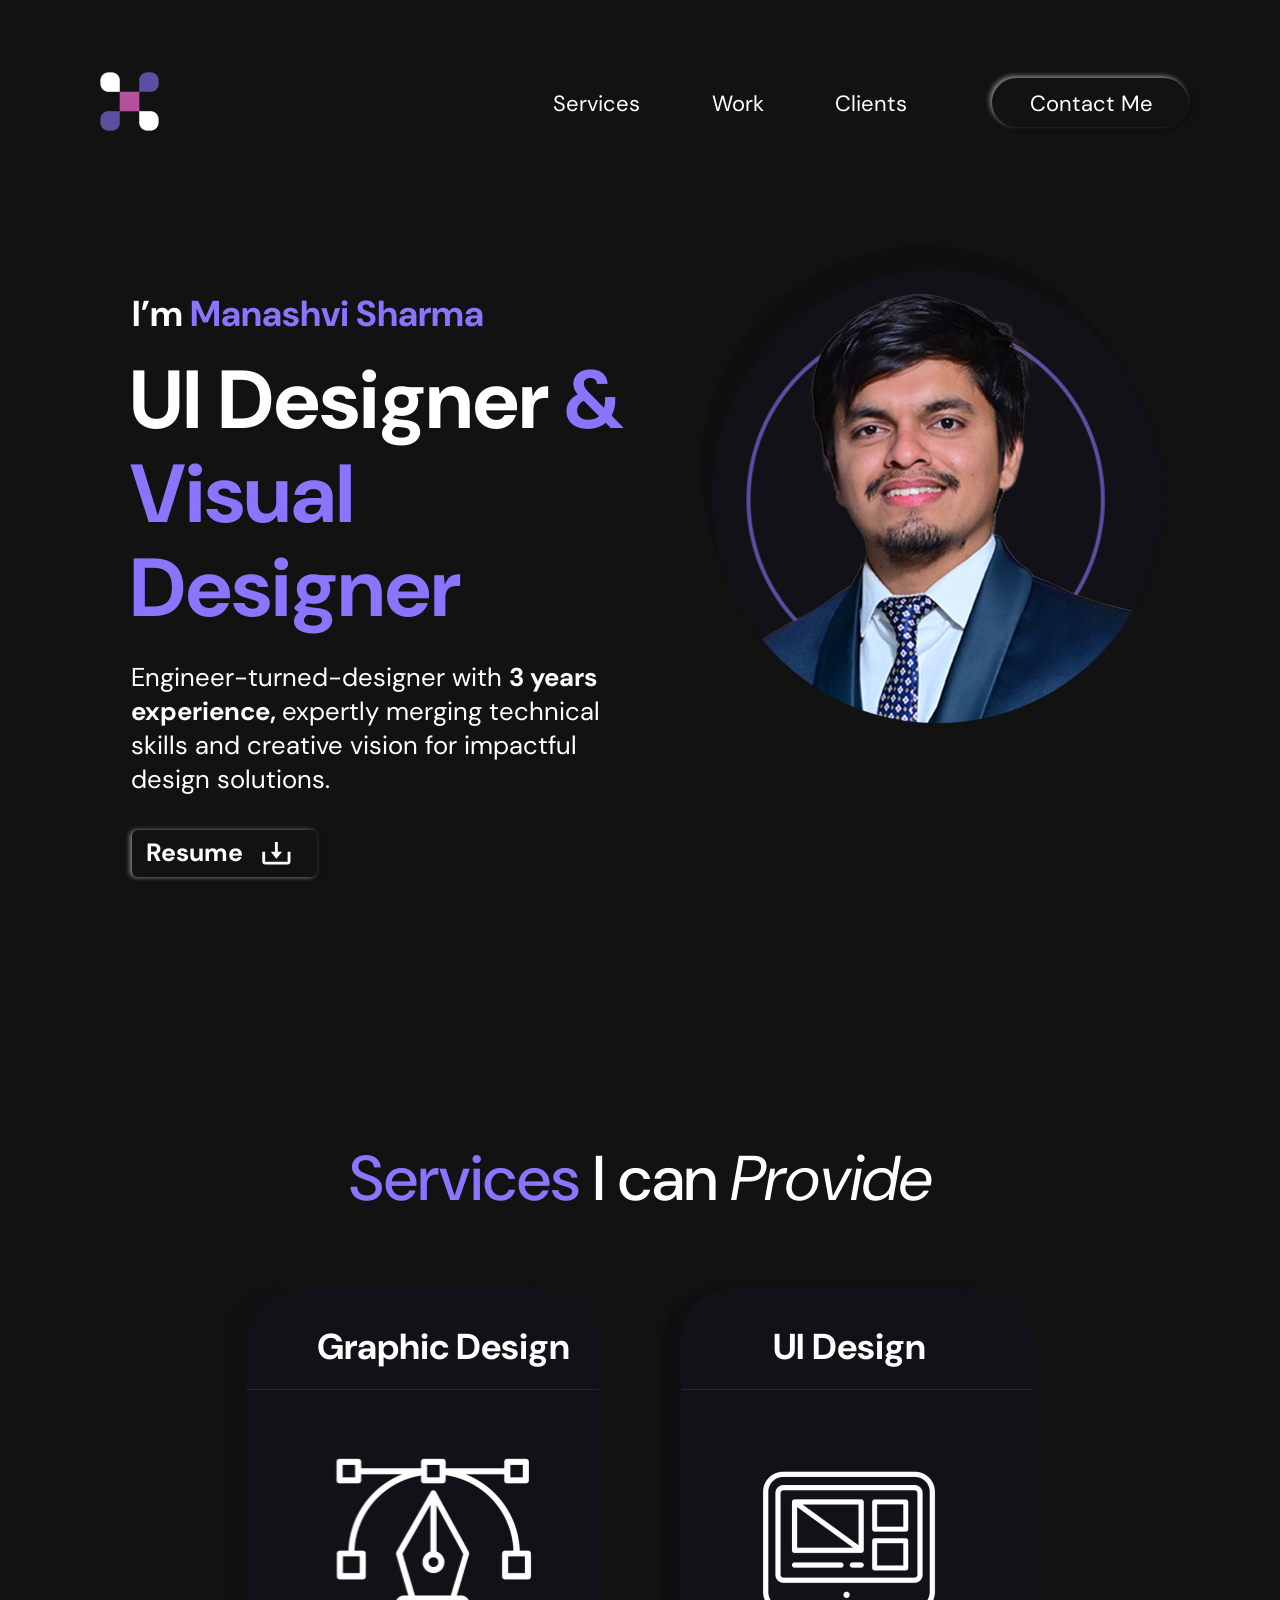
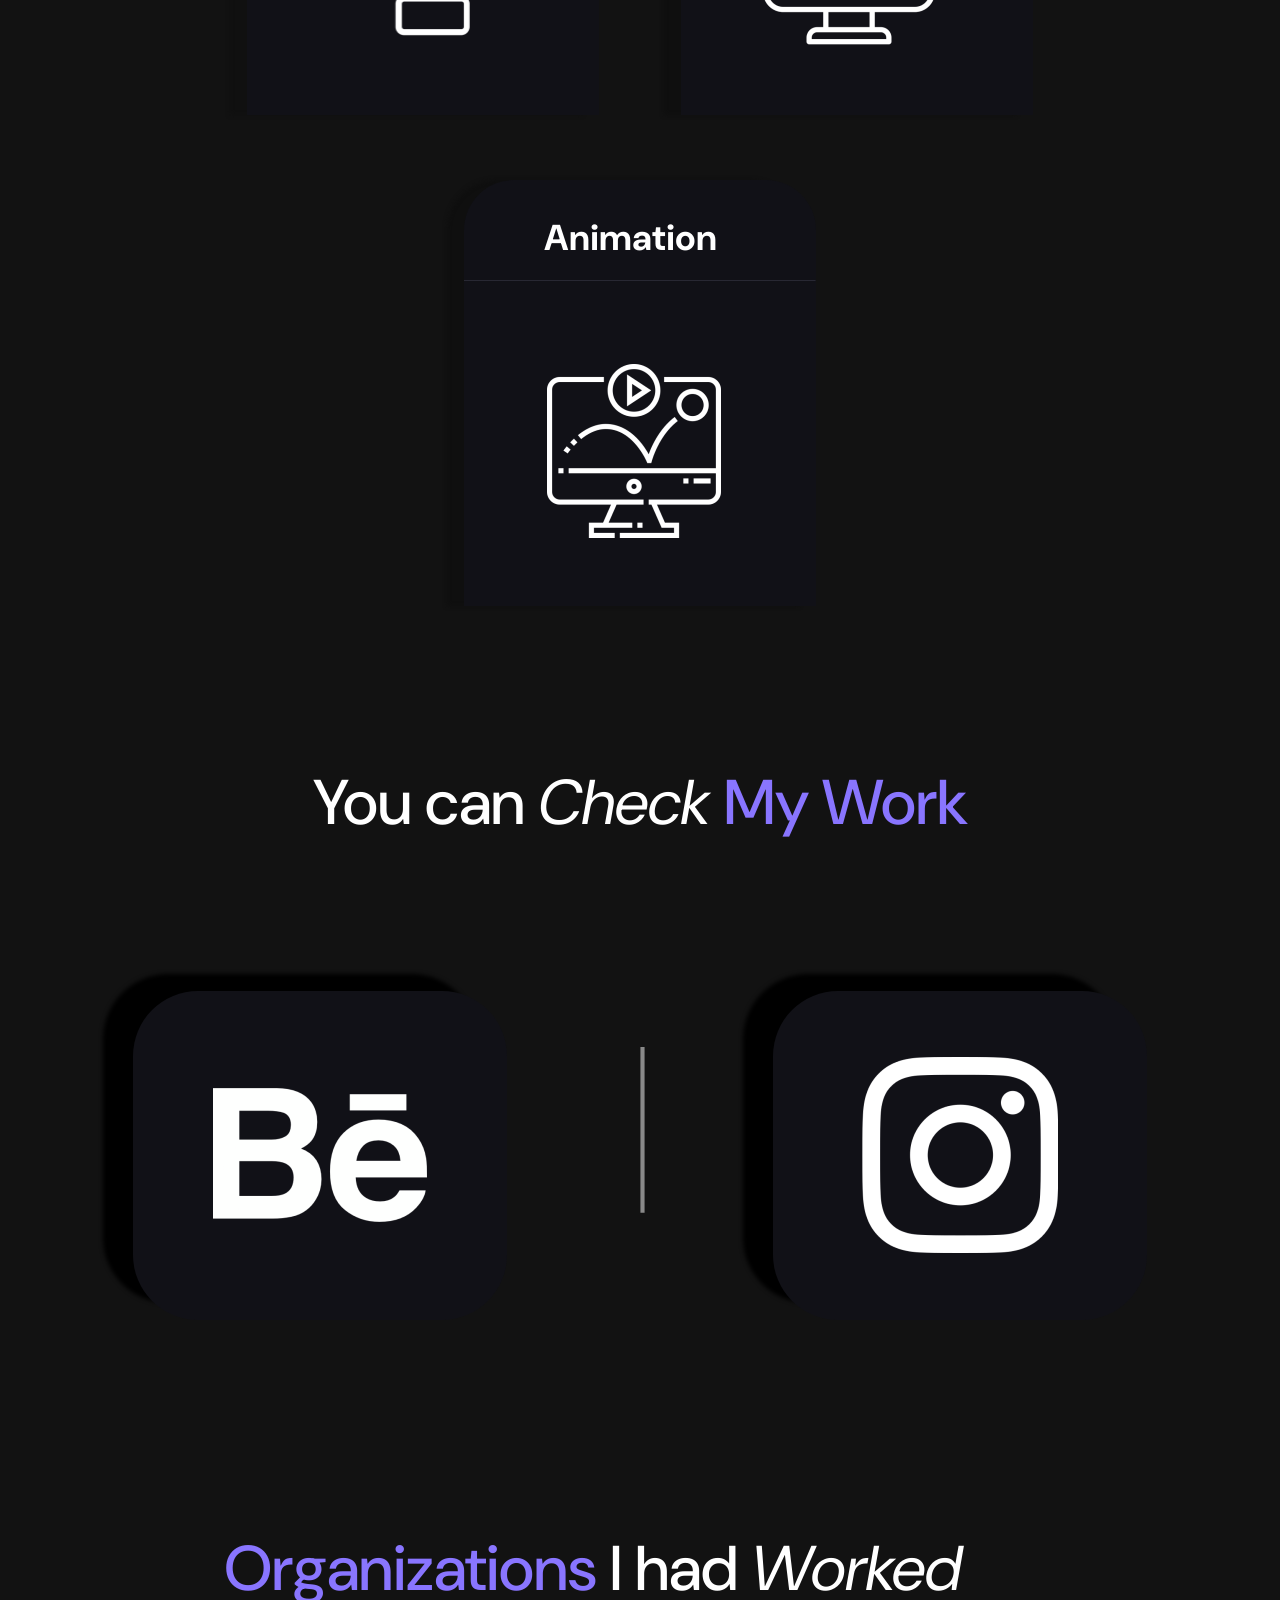
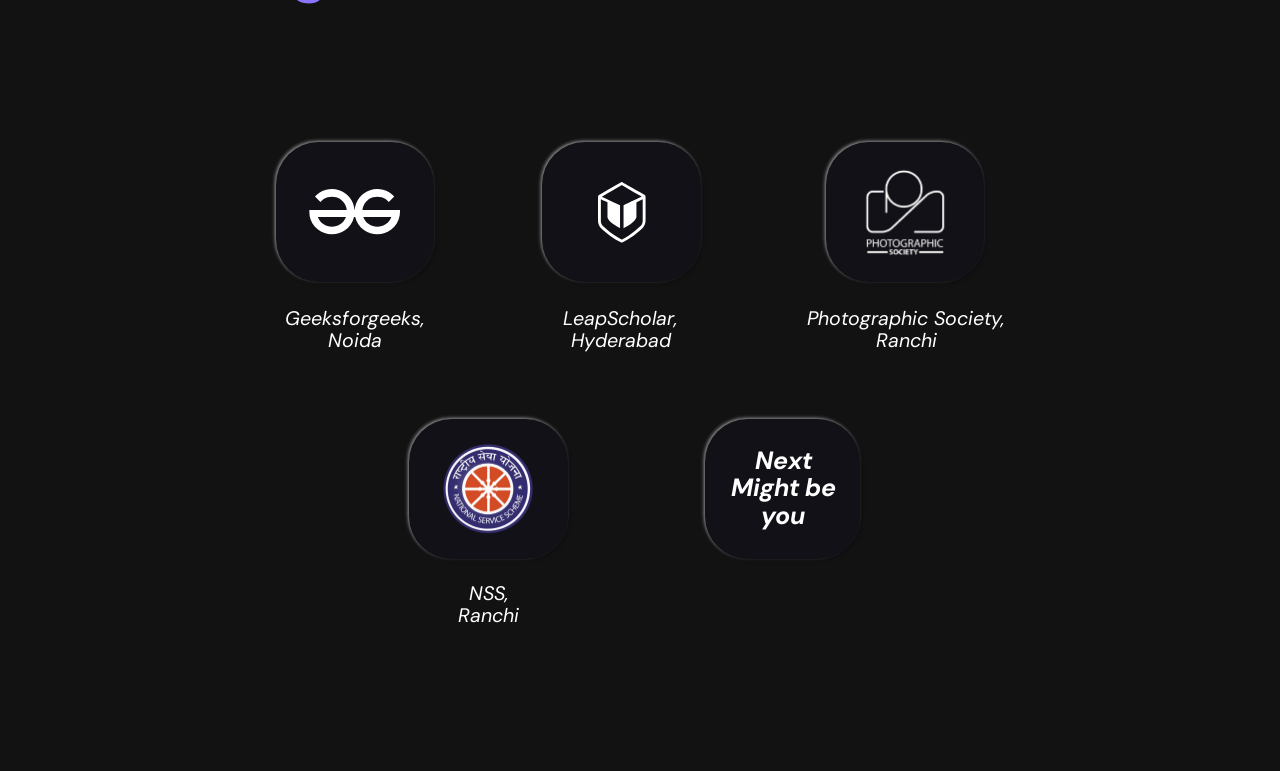
<file: index.html>
<!DOCTYPE html>
<html>
  <head>
    <meta charset="utf-8" />
    <meta name="viewport" content="initial-scale=1, width=device-width" />

    <link rel="stylesheet" href="./global.css" />
    <link rel="stylesheet" href="./index.css" />
    <link
      rel="stylesheet"
      href="https://fonts.googleapis.com/css2?family=DM Sans:ital,wght@0,400;0,500;0,700;1,400;1,500;1,700&display=swap"
    />
  </head>
  <body>
    <div class="homepage1">
      <header class="logo-2-5-parent">
        <img
          class="logo-2-5-icon1"
          loading="lazy"
          alt=""
          src="./public/logo2-5@2x.png"
        />

        <div class="experience-years">
          <div class="services-navigation-parent" id="groupContainer">
            <nav class="services-navigation">
              <nav class="services-work-clients">
                <a class="services2" id="servicesText">Services</a>
                <a class="work1" id="workText">Work</a>
                <a class="clients1">Clients</a>
              </nav>
            </nav>
            <div class="contact-button">
              <div class="contact-button-child"></div>
              <a class="contact-me1">Contact Me</a>
            </div>
          </div>
        </div>
      </header>
      <section class="content">
        <div class="frame-container">
          <div class="frame-wrapper1">
            <div class="name-description-parent">
              <div class="name-description">
                <h2 class="im-manashvi-sharma-container1">
                  <span>
                    <span>I’m</span>
                  </span>
                  <b class="manashvi-sharma1">
                    <span> </span>
                    <span>Manashvi Sharma</span>
                  </b>
                </h2>
              </div>
              <div class="profession">
                <b class="ui-designer-container1">
                  <p class="ui-designer2">
                    <span class="ui-designer3">UI Designer</span>
                    <span class="span4"> </span>
                    <span>&</span>
                  </p>
                  <p class="visual-designer1">Visual Designer</p>
                </b>
              </div>
              <div class="engineer-turned-designer-with-wrapper">
                <div class="engineer-turned-designer-with-container1">
                  <span>Engineer-turned-designer with </span>
                  <b>3 years experience, </b>
                  <span
                    >expertly merging technical skills and creative vision for
                    impactful design solutions.</span
                  >
                </div>
              </div>
              <div class="pen-tool-icon">
                <div class="resume-download1">
                  <div class="resume-download-item"></div>
                  <div class="resume-container">
                    <b class="resume1">Resume</b>
                  </div>
                  <img
                    class="bx-download-icon1"
                    loading="lazy"
                    alt=""
                    src="./public/bxdownload1.svg"
                  />
                </div>
              </div>
            </div>
          </div>
          <div class="wrapper-group-11">
            <img
              class="wrapper-group-1-item"
              loading="lazy"
              alt=""
              src="./public/group-11@2x.png"
            />
          </div>
        </div>
      </section>
      <section class="skills">
        <div class="nss-details">
          <div class="nss-location">
            <div
              class="services-i-can-container1"
              data-scroll-to="servicesICan"
            >
              <span class="services-i-can1">
                <span class="services3">Services</span>
                <span> I can </span>
              </span>
              <span>
                <i>Provide</i>
              </span>
            </div>
          </div>
          <div class="services-list">
            <div class="graphic-skill">
              <div class="graphic-design-title">
                <div class="graphic-design-title-child"></div>
                <div class="graphic-design-element">
                  <div class="graphic-design-content">
                    <h2 class="graphic-design1">Graphic Design</h2>
                  </div>
                  <img
                    class="graphic-design-element-child"
                    loading="lazy"
                    alt=""
                    src="./public/vector-4.svg"
                  />
                </div>
                <div class="services-title">
                  <img
                    class="pen-tool-7244794-1-icon1"
                    loading="lazy"
                    alt=""
                    src="./public/pentool-7244794-11@2x.png"
                  />
                </div>
              </div>
            </div>
            <div class="design-services">
              <div class="design-services-child"></div>
              <div class="skill-row-two">
                <div class="divider">
                  <h2 class="ui-design1">UI Design</h2>
                </div>
                <img
                  class="skill-row-two-child"
                  loading="lazy"
                  alt=""
                  src="./public/vector-4.svg"
                />
              </div>
              <div class="animation-skill">
                <img
                  class="layout-8500907-1-icon1"
                  loading="lazy"
                  alt=""
                  src="./public/layout-8500907-11@2x.png"
                />
              </div>
            </div>
            <div class="design-services1">
              <div class="design-services-item"></div>
              <div class="geeksforgeeks-location-parent">
                <div class="geeksforgeeks-location">
                  <h2 class="animation1">Animation</h2>
                </div>
                <img
                  class="frame-child3"
                  loading="lazy"
                  alt=""
                  src="./public/vector-4.svg"
                />
              </div>
              <div class="animate-5261056-1-container">
                <img
                  class="animate-5261056-1-icon1"
                  loading="lazy"
                  alt=""
                  src="./public/animate-5261056-11@2x.png"
                />
              </div>
            </div>
          </div>
        </div>
      </section>
      <div class="image-12"></div>
      <div class="image-21"></div>
      <div class="image-13" data-scroll-to="image1"></div>
      <section class="work-title">
        <div class="you-can-check-container1">
          <span>
            <span class="you-can1">You can </span>
            <i class="check1">Check</i>
            <span class="span5"> </span>
          </span>
          <span class="my-work1">
            <span>My Work</span>
          </span>
        </div>
      </section>
      <section class="work-platforms">
        <div class="portfolio-links">
          <div class="behance-icon">
            <div class="group-div">
              <div class="frame-child4"></div>
              <img
                class="behance-733594-2-icon1"
                loading="lazy"
                alt=""
                src="./public/behance-733594-21@2x.png"
              />
            </div>
          </div>
          <div class="nss-experience">
            <img
              class="divider-shape-icon"
              loading="lazy"
              alt=""
              src="./public/vector-3.svg"
            />
          </div>
          <div class="rectangle-parent3">
            <div class="frame-child5"></div>
            <img
              class="instagram-1384031-2-icon1"
              loading="lazy"
              alt=""
              src="./public/instagram-1384031-21@2x.png"
            />
          </div>
        </div>
      </section>
      <section class="experience-title">
        <div class="experience-list">
          <div
            class="organizations-i-had-container1"
            data-scroll-to="organizationsIHad"
          >
            <span class="organizations-i-had1">
              <span>Organizations</span>
              <span class="span6"> </span>
              <span class="i-had1">I had </span>
            </span>
            <span class="worked1">
              <i>Worked</i>
              <span class="span7"> </span>
            </span>
          </div>
          <div class="experience-details">
            <div class="experience-entries">
              <div class="geeksforgeeks-details">
                <div class="experience-row-one-details">
                  <div class="rectangle-parent4">
                    <div class="frame-child6"></div>
                    <img
                      class="gfg-gg-logo-1-icon1"
                      loading="lazy"
                      alt=""
                      src="./public/gfggglogo-11.svg"
                    />
                  </div>
                  <div class="geeksforgeeks-location1">
                    <i class="geeksforgeeks-noida1">
                      <p class="geeksforgeeks1">Geeksforgeeks,</p>
                      <p class="noida1">Noida</p>
                    </i>
                  </div>
                </div>
                <div class="experience-row-one-details1">
                  <div class="rectangle-parent5">
                    <div class="frame-child7"></div>
                    <img
                      class="vector-icon1"
                      loading="lazy"
                      alt=""
                      src="./public/vector1.svg"
                    />
                  </div>
                  <div class="leapscholar-hyderabad-wrapper">
                    <i class="leapscholar-hyderabad1">
                      <p class="leapscholar1">LeapScholar,</p>
                      <p class="hyderabad1">Hyderabad</p>
                    </i>
                  </div>
                </div>
                <div class="photographic-society1">
                  <div class="photographic-society-details">
                    <div class="photographic-society-icon">
                      <div class="photographic-society-icon-child"></div>
                      <img
                        class="camera-icon"
                        loading="lazy"
                        alt=""
                        src="./public/68741340-11@2x.png"
                      />
                    </div>
                  </div>
                  <i class="photographic-society-ranchi-container1">
                    <p class="photographic-society2">Photographic Society,</p>
                    <p class="ranchi2">Ranchi</p>
                  </i>
                </div>
              </div>
              <div class="nss-experience1">
                <div class="nss-details1">
                  <div class="nss-logo-parent">
                    <div class="nss-logo">
                      <div class="nss-logo-child"></div>
                      <img
                        class="nss-symbol-1-icon1"
                        loading="lazy"
                        alt=""
                        src="./public/nsssymbol-11@2x.png"
                      />
                    </div>
                    <div class="rectangle-parent6">
                      <div class="frame-child8"></div>
                      <i class="next-might-be-container1">
                        <p class="next1">Next</p>
                        <p class="might-be1">Might be</p>
                        <p class="you1">you</p>
                      </i>
                    </div>
                  </div>
                  <div class="nss-location1">
                    <i class="nss-ranchi1">
                      <p class="nss1">NSS,</p>
                      <p class="ranchi3">Ranchi</p>
                    </i>
                  </div>
                </div>
              </div>
            </div>
          </div>
        </div>
      </section>
    </div>

    <script>
      var servicesText = document.getElementById("servicesText");
      if (servicesText) {
        servicesText.addEventListener("click", function () {
          var anchor = document.querySelector("[data-scroll-to='servicesICan']");
          if (anchor) {
            anchor.scrollIntoView({ block: "start", behavior: "smooth" });
          }
        });
      }

      var workText = document.getElementById("workText");
      if (workText) {
        workText.addEventListener("click", function () {
          var anchor = document.querySelector("[data-scroll-to='image1']");
          if (anchor) {
            anchor.scrollIntoView({ block: "start", behavior: "smooth" });
          }
        });
      }

      var groupContainer = document.getElementById("groupContainer");
      if (groupContainer) {
        groupContainer.addEventListener("click", function () {
          var anchor = document.querySelector("[data-scroll-to='organizationsIHad']");
          if (anchor) {
            anchor.scrollIntoView({ block: "start", behavior: "smooth" });
          }
        });
      }
    </script>
  </body>
</html>
</file>
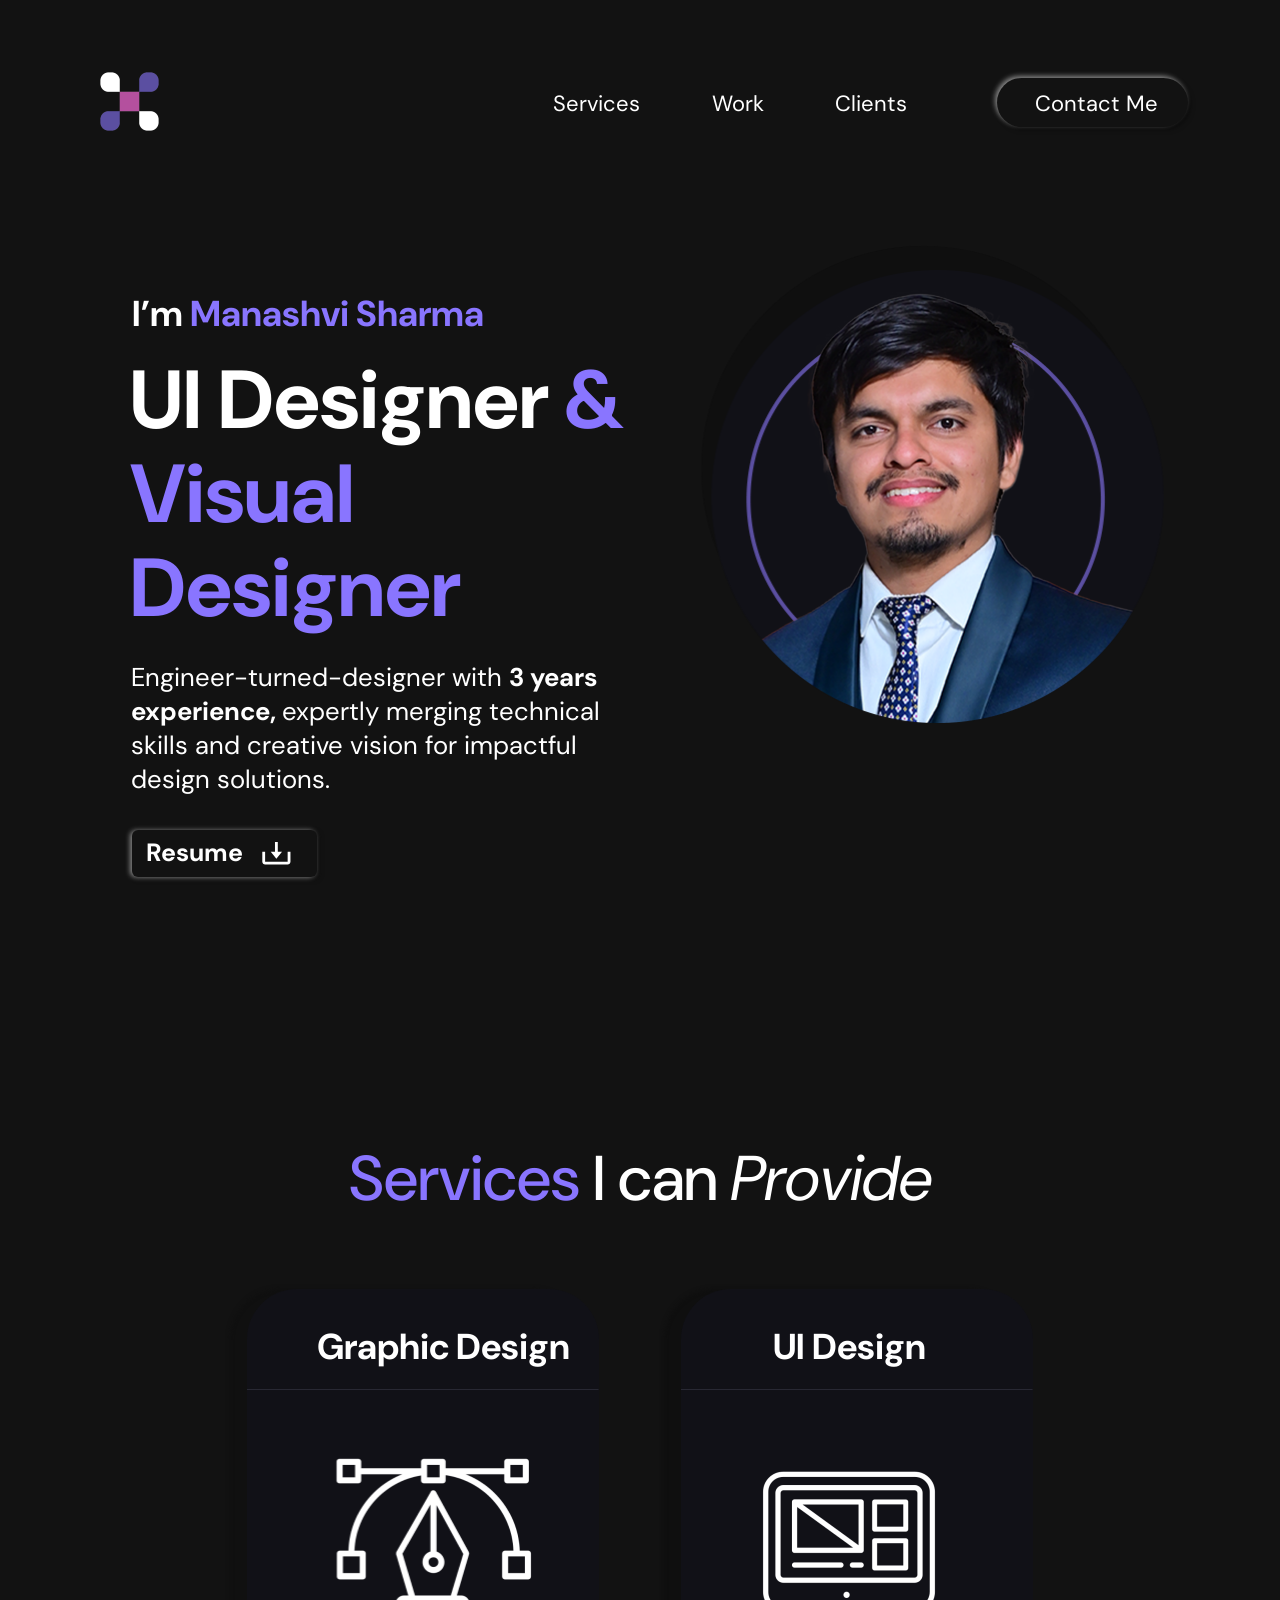
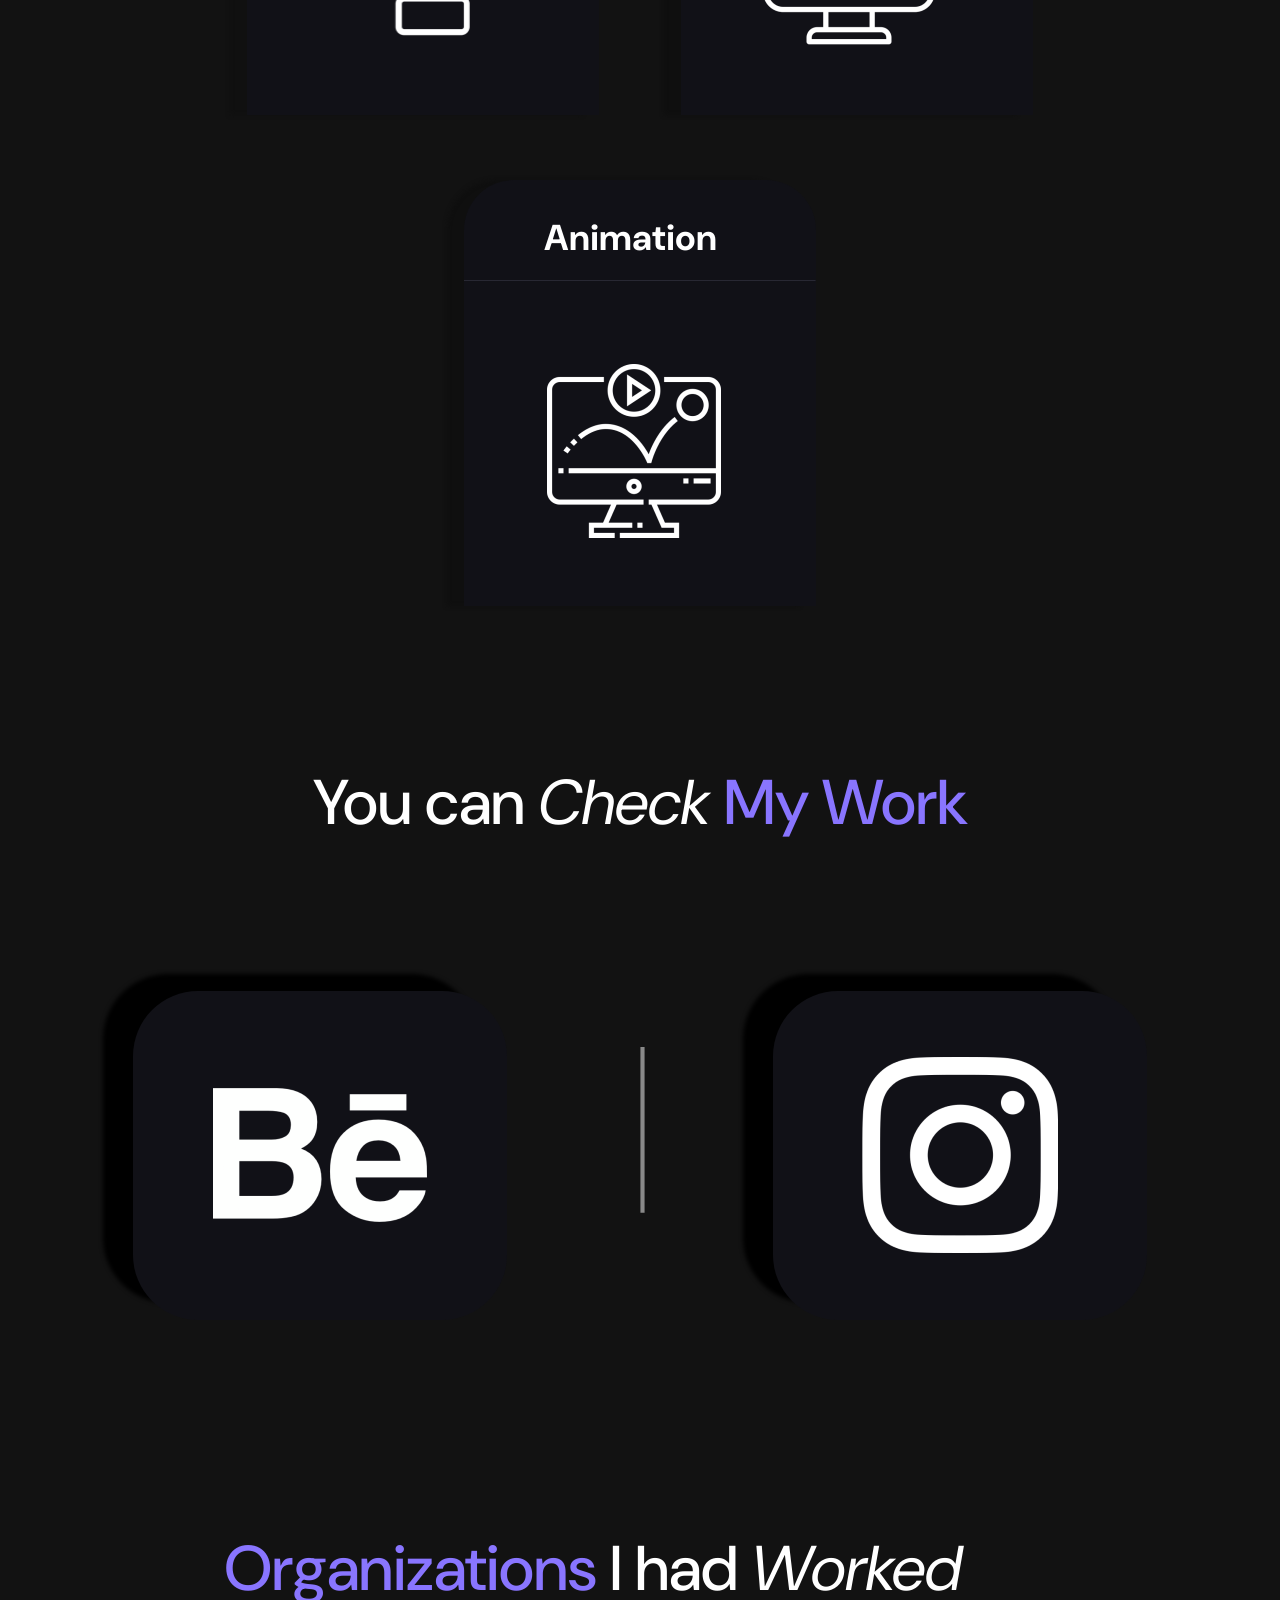
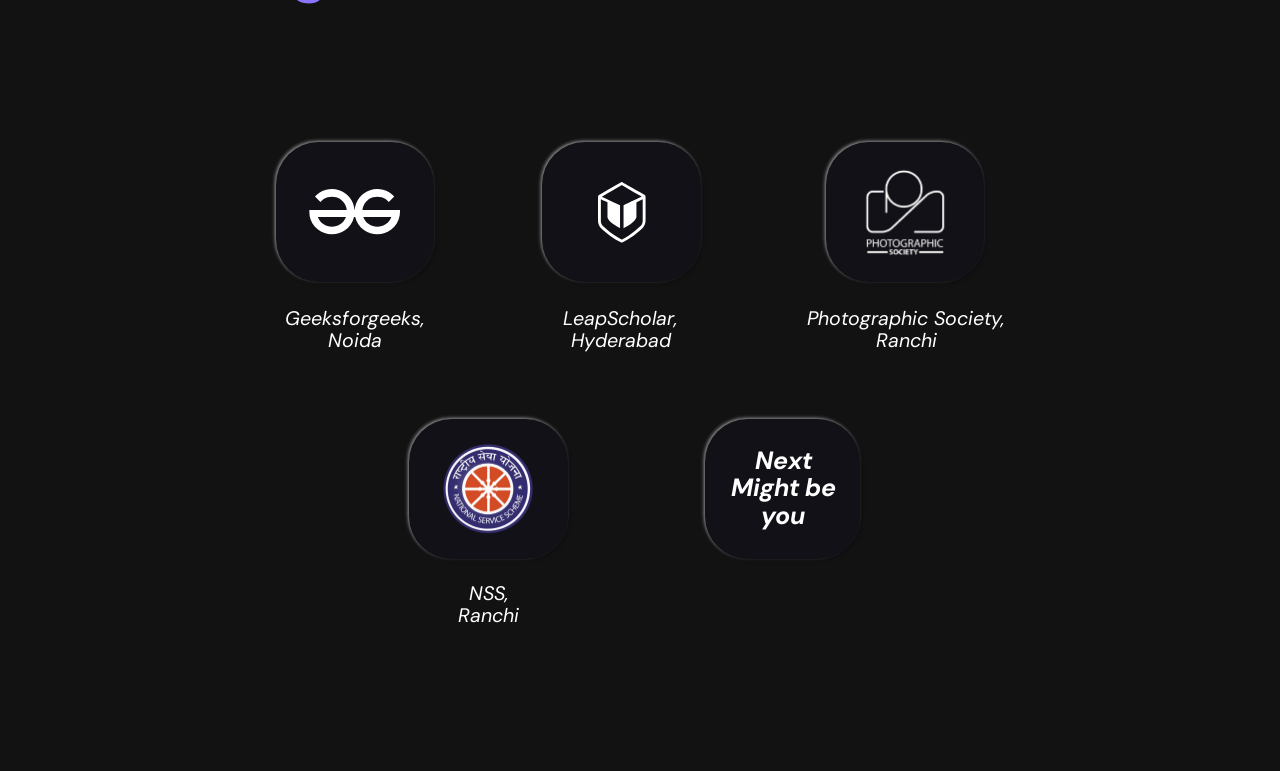
<file: Homepage.html>
<!DOCTYPE html>
<html>
  <head>
    <meta charset="utf-8" />
    <meta name="viewport" content="initial-scale=1, width=device-width" />

    <link rel="stylesheet" href="./global.css" />
    <link rel="stylesheet" href="./Homepage.css" />
    <link
      rel="stylesheet"
      href="https://fonts.googleapis.com/css2?family=DM Sans:ital,wght@0,400;0,500;0,700;1,400;1,500;1,700&display=swap"
    />
  </head>
  <body>
    <div class="homepage1">
      <header class="logo-2-5-parent">
        <img
          class="logo-2-5-icon1"
          loading="lazy"
          alt=""
          src="./public/logo2-5@2x.png"
        />

        <div class="experience-years">
          <div class="services-navigation-parent" id="groupContainer">
            <nav class="services-navigation">
              <nav class="services-work-clients">
                <a class="services2" id="servicesText">Services</a>
                <a class="work1" id="workText">Work</a>
                <a class="clients1">Clients</a>
              </nav>
            </nav>
            <div class="contact-button">
              <div class="contact-button-child"></div>
              <a class="mailto:manashvisharma735@gmail.com">Contact Me</a>
            </div>
          </div>
        </div>
      </header>
      <section class="content">
        <div class="frame-container">
          <div class="frame-wrapper1">
            <div class="name-description-parent">
              <div class="name-description">
                <h2 class="im-manashvi-sharma-container1">
                  <span>
                    <span>I’m</span>
                  </span>
                  <b class="manashvi-sharma1">
                    <span> </span>
                    <span>Manashvi Sharma</span>
                  </b>
                </h2>
              </div>
              <div class="profession">
                <b class="ui-designer-container1">
                  <p class="ui-designer2">
                    <span class="ui-designer3">UI Designer</span>
                    <span class="span4"> </span>
                    <span>&</span>
                  </p>
                  <p class="visual-designer1">Visual Designer</p>
                </b>
              </div>
              <div class="engineer-turned-designer-with-wrapper">
                <div class="engineer-turned-designer-with-container1">
                  <span>Engineer-turned-designer with </span>
                  <b>3 years experience, </b>
                  <span
                    >expertly merging technical skills and creative vision for
                    impactful design solutions.</span
                  >
                </div>
              </div>
              <div class="pen-tool-icon">
                <div class="resume-download1">
                  <div class="resume-download-item"></div>
                  <div class="resume-container">
                    <b class="resume1">Resume</b>
                  </div>
                  <img
                    class="bx-download-icon1"
                    loading="lazy"
                    alt=""
                    src="./public/bxdownload1.svg"
                  />
                </div>
              </div>
            </div>
          </div>
          <div class="wrapper-group-11">
            <img
              class="wrapper-group-1-item"
              loading="lazy"
              alt=""
              src="./public/group-11@2x.png"
            />
          </div>
        </div>
      </section>
      <section class="skills">
        <div class="nss-details">
          <div class="nss-location">
            <div
              class="services-i-can-container1"
              data-scroll-to="servicesICan"
            >
              <span class="services-i-can1">
                <span class="services3">Services</span>
                <span> I can </span>
              </span>
              <span>
                <i>Provide</i>
              </span>
            </div>
          </div>
          <div class="services-list">
            <div class="graphic-skill">
              <div class="graphic-design-title">
                <div class="graphic-design-title-child"></div>
                <div class="graphic-design-element">
                  <div class="graphic-design-content">
                    <h2 class="graphic-design1">Graphic Design</h2>
                  </div>
                  <img
                    class="graphic-design-element-child"
                    loading="lazy"
                    alt=""
                    src="./public/vector-4.svg"
                  />
                </div>
                <div class="services-title">
                  <img
                    class="pen-tool-7244794-1-icon1"
                    loading="lazy"
                    alt=""
                    src="./public/pentool-7244794-11@2x.png"
                  />
                </div>
              </div>
            </div>
            <div class="design-services">
              <div class="design-services-child"></div>
              <div class="skill-row-two">
                <div class="divider">
                  <h2 class="ui-design1">UI Design</h2>
                </div>
                <img
                  class="skill-row-two-child"
                  loading="lazy"
                  alt=""
                  src="./public/vector-4.svg"
                />
              </div>
              <div class="animation-skill">
                <img
                  class="layout-8500907-1-icon1"
                  loading="lazy"
                  alt=""
                  src="./public/layout-8500907-11@2x.png"
                />
              </div>
            </div>
            <div class="design-services1">
              <div class="design-services-item"></div>
              <div class="geeksforgeeks-location-parent">
                <div class="geeksforgeeks-location">
                  <h2 class="animation1">Animation</h2>
                </div>
                <img
                  class="frame-child3"
                  loading="lazy"
                  alt=""
                  src="./public/vector-4.svg"
                />
              </div>
              <div class="animate-5261056-1-container">
                <img
                  class="animate-5261056-1-icon1"
                  loading="lazy"
                  alt=""
                  src="./public/animate-5261056-11@2x.png"
                />
              </div>
            </div>
          </div>
        </div>
      </section>
      <div class="image-12"></div>
      <div class="image-21"></div>
      <div class="image-13" data-scroll-to="image1"></div>
      <section class="work-title">
        <div class="you-can-check-container1">
          <span>
            <span class="you-can1">You can </span>
            <i class="check1">Check</i>
            <span class="span5"> </span>
          </span>
          <span class="my-work1">
            <span>My Work</span>
          </span>
        </div>
      </section>
      <section class="work-platforms">
        <div class="portfolio-links">
          <div class="behance-icon">
            <div class="group-div">
              <div class="frame-child4"></div>
              <img
                class="behance-733594-2-icon1"
                loading="lazy"
                alt=""
                src="./public/behance-733594-21@2x.png"
              />
            </div>
          </div>
          <div class="nss-experience">
            <img
              class="divider-shape-icon"
              loading="lazy"
              alt=""
              src="./public/vector-3.svg"
            />
          </div>
          <div class="rectangle-parent3">
            <div class="frame-child5"></div>
            <img
              class="instagram-1384031-2-icon1"
              loading="lazy"
              alt=""
              src="./public/instagram-1384031-21@2x.png"
            />
          </div>
        </div>
      </section>
      <section class="experience-title">
        <div class="experience-list">
          <div
            class="organizations-i-had-container1"
            data-scroll-to="organizationsIHad"
          >
            <span class="organizations-i-had1">
              <span>Organizations</span>
              <span class="span6"> </span>
              <span class="i-had1">I had </span>
            </span>
            <span class="worked1">
              <i>Worked</i>
              <span class="span7"> </span>
            </span>
          </div>
          <div class="experience-details">
            <div class="experience-entries">
              <div class="geeksforgeeks-details">
                <div class="experience-row-one-details">
                  <div class="rectangle-parent4">
                    <div class="frame-child6"></div>
                    <img
                      class="gfg-gg-logo-1-icon1"
                      loading="lazy"
                      alt=""
                      src="./public/gfggglogo-11.svg"
                    />
                  </div>
                  <div class="geeksforgeeks-location1">
                    <i class="geeksforgeeks-noida1">
                      <p class="geeksforgeeks1">Geeksforgeeks,</p>
                      <p class="noida1">Noida</p>
                    </i>
                  </div>
                </div>
                <div class="experience-row-one-details1">
                  <div class="rectangle-parent5">
                    <div class="frame-child7"></div>
                    <img
                      class="vector-icon1"
                      loading="lazy"
                      alt=""
                      src="./public/vector1.svg"
                    />
                  </div>
                  <div class="leapscholar-hyderabad-wrapper">
                    <i class="leapscholar-hyderabad1">
                      <p class="leapscholar1">LeapScholar,</p>
                      <p class="hyderabad1">Hyderabad</p>
                    </i>
                  </div>
                </div>
                <div class="photographic-society1">
                  <div class="photographic-society-details">
                    <div class="photographic-society-icon">
                      <div class="photographic-society-icon-child"></div>
                      <img
                        class="camera-icon"
                        loading="lazy"
                        alt=""
                        src="./public/68741340-11@2x.png"
                      />
                    </div>
                  </div>
                  <i class="photographic-society-ranchi-container1">
                    <p class="photographic-society2">Photographic Society,</p>
                    <p class="ranchi2">Ranchi</p>
                  </i>
                </div>
              </div>
              <div class="nss-experience1">
                <div class="nss-details1">
                  <div class="nss-logo-parent">
                    <div class="nss-logo">
                      <div class="nss-logo-child"></div>
                      <img
                        class="nss-symbol-1-icon1"
                        loading="lazy"
                        alt=""
                        src="./public/nsssymbol-11@2x.png"
                      />
                    </div>
                    <div class="rectangle-parent6">
                      <div class="frame-child8"></div>
                      <i class="next-might-be-container1">
                        <p class="next1">Next</p>
                        <p class="might-be1">Might be</p>
                        <p class="you1">you</p>
                      </i>
                    </div>
                  </div>
                  <div class="nss-location1">
                    <i class="nss-ranchi1">
                      <p class="nss1">NSS,</p>
                      <p class="ranchi3">Ranchi</p>
                    </i>
                  </div>
                </div>
              </div>
            </div>
          </div>
        </div>
      </section>
    </div>

    <script>
      var servicesText = document.getElementById("servicesText");
      if (servicesText) {
        servicesText.addEventListener("click", function () {
          var anchor = document.querySelector("[data-scroll-to='servicesICan']");
          if (anchor) {
            anchor.scrollIntoView({ block: "start", behavior: "smooth" });
          }
        });
      }
      
      var workText = document.getElementById("workText");
      if (workText) {
        workText.addEventListener("click", function () {
          var anchor = document.querySelector("[data-scroll-to='image1']");
          if (anchor) {
            anchor.scrollIntoView({ block: "start", behavior: "smooth" });
          }
        });
      }
      
      var groupContainer = document.getElementById("groupContainer");
      if (groupContainer) {
        groupContainer.addEventListener("click", function () {
          var anchor = document.querySelector("[data-scroll-to='organizationsIHad']");
          if (anchor) {
            anchor.scrollIntoView({ block: "start", behavior: "smooth" });
          }
        });
      }
      </script>
  </body>
</html>
</file>
<file: global.css>
body {
  margin: 0;
  line-height: normal;
}

:root {
  /* fonts */
  --font-dm-sans: "DM Sans";

  /* font sizes */
  --font-size-3xl: 22px;
  --font-size-44xl-2: 63.2px;
  --font-size-19xl: 38px;
  --font-size-32xl: 51px;
  --font-size-lgi-6: 19.6px;
  --font-size-6xl: 25px;
  --font-size-xl: 20px;
  --font-size-17xl: 36px;
  --font-size-10xl: 29px;
  --font-size-6xl-8: 25.8px;
  --font-size-2xl: 21px;
  --font-size-63xl-3: 82.3px;
  --font-size-22xl: 41px;

  /* Colors */
  --color-gray-100: #111117;
  --color-gray-200: #121212;
  --color-white: #fff;
  --color-mediumslateblue: #8975ff;
  --color-darkslateblue: #5b4fa1;

  /* Gaps */
  --gap-xl: 20px;
  --gap-4xl-7: 23.7px;
  --gap-7xl-4: 26.4px;
  --gap-46xl: 65px;
  --gap-14xl: 33px;
  --gap-mid: 17px;
  --gap-base: 16px;
  --gap-sm-5: 13.5px;

  /* Paddings */
  --padding-xs: 12px;
  --padding-2xs: 11px;
  --padding-11xl: 30px;
  --padding-4xs: 9px;
  --padding-19xl: 38px;
  --padding-3xs-5: 9.5px;
  --padding-48xl: 67px;
  --padding-xl: 20px;
  --padding-47xl: 66px;
  --padding-20xl: 39px;
  --padding-13xl: 32px;
  --padding-39xl: 58px;
  --padding-61xl: 80px;
  --padding-38xl: 57px;
  --padding-2xl: 21px;
  --padding-30xl: 49px;
  --padding-9xl: 28px;
  --padding-6xl: 25px;
  --padding-4xl-6: 23.6px;
  --padding-4xl-5: 23.5px;
  --padding-28xl: 47px;
  --padding-mid: 17px;
  --padding-xs-8: 11.8px;
  --padding-lgi: 19px;
  --padding-3xl: 22px;
  --padding-21xl: 40px;
  --padding-25xl: 44px;
  --padding-20xl-3: 39.3px;
  --padding-11xs: 2px;
  --padding-14xl: 33px;
  --padding-99xl: 118px;
  --padding-8xs: 5px;
  --padding-9xs: 4px;
  --padding-18xl: 37px;
  --padding-6xs: 7px;
  --padding-5xl: 24px;
  --padding-27xl: 46px;
  --padding-7xl: 26px;
  --padding-10xl: 29px;
  --padding-49xl: 68px;

  /* Border radiuses */
  --br-13xl-5: 32.5px;
  --br-46xl: 65px;
  --br-23xl-5: 42.5px;
  --br-31xl: 50px;
  --br-7xs: 6px;
}
</file>
<file: index.css>
.logo-2-5-icon1 {
  height: 75px;
  width: 75px;
  position: relative;
  object-fit: cover;
}
.services2 {
  min-width: 89.6px;
  cursor: pointer;
}
.clients1,
.services2,
.work1 {
  text-decoration: none;
  position: relative;
  color: inherit;
  display: inline-block;
}
.work1 {
  min-width: 54.4px;
  cursor: pointer;
}
.clients1 {
  min-width: 73.7px;
}
.services-work-clients {
  margin: 0;
  align-self: stretch;
  display: flex;
  flex-direction: row;
  align-items: flex-start;
  justify-content: space-between;
  gap: var(--gap-xl);
  text-align: left;
  font-size: var(--font-size-3xl);
  color: var(--color-white);
  font-family: var(--font-dm-sans);
}
.services-navigation {
  margin: 0;
  width: 356.1px;
  display: flex;
  flex-direction: column;
  align-items: flex-start;
  justify-content: flex-end;
  padding: 0 0 var(--padding-3xs-5);
  box-sizing: border-box;
  max-width: 100%;
}
.contact-button-child {
  height: 50px;
  width: 196px;
  position: relative;
  box-shadow: -2px -2px 5px rgba(255, 255, 255, 0.5),
    2px 2px 5px rgba(0, 0, 0, 0.5);
  border-radius: var(--br-13xl-5);
  background-color: var(--color-gray-200);
  display: none;
}
.contact-me1 {
  text-decoration: none;
  position: relative;
  color: inherit;
  display: inline-block;
  min-width: 128px;
  z-index: 1;
}
.contact-button {
  box-shadow: -2px -2px 5px rgba(255, 255, 255, 0.5),
    2px 2px 5px rgba(0, 0, 0, 0.5);
  border-radius: var(--br-13xl-5);
  background-color: var(--color-gray-200);
  display: flex;
  flex-direction: row;
  align-items: flex-start;
  justify-content: flex-start;
  padding: var(--padding-2xs) var(--padding-11xl) var(--padding-4xs)
    var(--padding-19xl);
  white-space: nowrap;
}
.services-navigation-parent {
  align-self: stretch;
  display: flex;
  flex-direction: row;
  align-items: flex-end;
  justify-content: space-between;
  max-width: 100%;
  gap: var(--gap-xl);
  cursor: pointer;
}
.experience-years {
  width: 635px;
  display: flex;
  flex-direction: column;
  align-items: flex-start;
  justify-content: flex-end;
  padding: 0 0 var(--padding-xs);
  box-sizing: border-box;
  max-width: 100%;
}
.logo-2-5-parent {
  width: 1232px;
  display: flex;
  flex-direction: row;
  align-items: flex-end;
  justify-content: space-between;
  gap: var(--gap-xl);
  max-width: 100%;
  text-align: left;
  font-size: var(--font-size-3xl);
  color: var(--color-white);
  font-family: var(--font-dm-sans);
}
.manashvi-sharma1 {
  color: var(--color-mediumslateblue);
}
.im-manashvi-sharma-container1 {
  margin: 0;
  flex: 1;
  position: relative;
  font-size: inherit;
  display: inline-block;
  max-width: 100%;
  font-family: inherit;
}
.name-description {
  width: 403px;
  display: flex;
  flex-direction: row;
  align-items: flex-start;
  justify-content: flex-start;
  padding: 0 var(--padding-11xs);
  box-sizing: border-box;
  max-width: 100%;
}
.ui-designer3 {
  color: var(--color-white);
}
.span4 {
  color: var(--color-darkslateblue);
}
.ui-designer2,
.visual-designer1 {
  margin: 0;
}
.ui-designer-container1 {
  position: relative;
  line-height: 94px;
}
.profession {
  align-self: stretch;
  display: flex;
  flex-direction: row;
  align-items: flex-start;
  justify-content: flex-start;
  padding: 0 0 var(--padding-4xs);
  font-size: var(--font-size-63xl-3);
  color: var(--color-mediumslateblue);
}
.engineer-turned-designer-with-container1 {
  flex: 1;
  position: relative;
  display: inline-block;
  max-width: 100%;
}
.engineer-turned-designer-with-wrapper {
  width: 590px;
  display: flex;
  flex-direction: row;
  align-items: flex-start;
  justify-content: flex-start;
  padding: 0 1px 18px;
  box-sizing: border-box;
  max-width: 100%;
  font-size: var(--font-size-6xl-8);
}
.resume-download-item {
  height: 47px;
  width: 185px;
  position: relative;
  box-shadow: -2px 0.2px 5px rgba(255, 255, 255, 0.5),
    2px 2px 5px rgba(13, 13, 13, 0.5);
  border-radius: var(--br-7xs);
  background-color: var(--color-gray-200);
  display: none;
}
.resume1 {
  align-self: stretch;
  position: relative;
  line-height: 29px;
  z-index: 1;
}
.resume-container {
  width: 113px;
  display: flex;
  flex-direction: column;
  align-items: flex-start;
  justify-content: flex-start;
  padding: 1.7px 0 0;
  box-sizing: border-box;
}
.bx-download-icon1 {
  height: 34.8px;
  width: 34.8px;
  position: relative;
  overflow: hidden;
  flex-shrink: 0;
  z-index: 1;
}
.resume-download1 {
  flex: 1;
  box-shadow: -2px 0.2px 5px rgba(255, 255, 255, 0.5),
    2px 2px 5px rgba(13, 13, 13, 0.5);
  border-radius: var(--br-7xs);
  background-color: var(--color-gray-200);
  flex-direction: row;
  padding: 6.3px 14px 5.9px;
}
.frame-wrapper1,
.name-description-parent,
.pen-tool-icon,
.resume-download1 {
  display: flex;
  align-items: flex-start;
  justify-content: flex-start;
}
.pen-tool-icon {
  width: 189px;
  flex-direction: row;
  padding: 0 var(--padding-11xs);
  box-sizing: border-box;
  font-size: var(--font-size-6xl);
}
.frame-wrapper1,
.name-description-parent {
  flex-direction: column;
  max-width: 100%;
}
.name-description-parent {
  align-self: stretch;
  gap: var(--gap-base);
}
.frame-wrapper1 {
  flex: 1;
  padding: var(--padding-xl) 0 0;
  box-sizing: border-box;
  min-width: 404px;
}
.wrapper-group-1-item {
  height: 100%;
  width: 100%;
  object-fit: contain;
  position: absolute;
  left: -5px;
  top: -12px;
  transform: scale(1.053);
}
.wrapper-group-11 {
  height: 453px;
  width: 453px;
  position: relative;
  max-width: 100%;
  display: flex;
  align-items: center;
  justify-content: center;
}
.content,
.frame-container {
  display: flex;
  flex-direction: row;
  align-items: flex-start;
  justify-content: flex-start;
  max-width: 100%;
}
.frame-container {
  flex: 1;
  gap: 120px;
}
.content {
  align-self: stretch;
  padding: 0 var(--padding-5xl) 128.9px var(--padding-19xl);
  box-sizing: border-box;
  text-align: left;
  font-size: var(--font-size-17xl);
  color: var(--color-white);
  font-family: var(--font-dm-sans);
}
.services3 {
  color: var(--color-mediumslateblue);
}
.services-i-can1 {
  font-weight: 500;
}
.services-i-can-container1 {
  position: relative;
}
.nss-location {
  align-self: stretch;
  display: flex;
  flex-direction: row;
  align-items: flex-start;
  justify-content: center;
  padding: 0 var(--padding-xl) 0 var(--padding-3xl);
}
.graphic-design-title-child {
  align-self: stretch;
  height: 426px;
  position: relative;
  box-shadow: -17px 0 4px #101010;
  border-radius: var(--br-31xl) var(--br-31xl) 0 0;
  background-color: var(--color-gray-100);
  display: none;
}
.graphic-design1 {
  margin: 0;
  position: relative;
  font-size: inherit;
  line-height: 41px;
  font-weight: 700;
  font-family: inherit;
  z-index: 1;
}
.graphic-design-content {
  align-self: stretch;
  display: flex;
  flex-direction: row;
  align-items: flex-start;
  justify-content: flex-end;
  padding: 0 var(--padding-10xl);
}
.graphic-design-element-child {
  align-self: stretch;
  position: relative;
  max-width: 100%;
  overflow: hidden;
  max-height: 100%;
  z-index: 1;
}
.graphic-design-element {
  align-self: stretch;
  display: flex;
  flex-direction: column;
  align-items: flex-start;
  justify-content: flex-start;
  gap: 22.5px;
}
.pen-tool-7244794-1-icon1 {
  height: 200px;
  width: 200px;
  position: relative;
  object-fit: cover;
  z-index: 1;
}
.services-title {
  display: flex;
  flex-direction: row;
  align-items: flex-start;
  justify-content: flex-end;
  padding: 0 65px;
  box-sizing: border-box;
  max-width: 100%;
}
.graphic-design-title,
.graphic-skill {
  display: flex;
  flex-direction: column;
  justify-content: flex-start;
  box-sizing: border-box;
  max-width: 100%;
}
.graphic-design-title {
  align-self: stretch;
  box-shadow: -17px 0 4px #101010;
  border-radius: var(--br-31xl) var(--br-31xl) 0 0;
  background-color: var(--color-gray-100);
  align-items: flex-end;
  padding: var(--padding-18xl) 0 var(--padding-49xl);
  gap: 56.5px;
}
.graphic-skill {
  width: 369px;
  align-items: flex-start;
  padding: 0 var(--padding-mid) 0 0;
}
.design-services-child {
  align-self: stretch;
  height: 426px;
  position: relative;
  box-shadow: -17px 0 4px #0f0f0f;
  border-radius: var(--br-31xl) var(--br-31xl) 0 0;
  background-color: var(--color-gray-100);
  display: none;
}
.ui-design1 {
  margin: 0;
  position: relative;
  font-size: inherit;
  line-height: 58px;
  font-weight: 700;
  font-family: inherit;
  z-index: 1;
}
.divider {
  width: 337px;
  display: flex;
  flex-direction: row;
  align-items: flex-start;
  justify-content: center;
  padding: 0 var(--padding-xl);
  box-sizing: border-box;
  max-width: 100%;
}
.skill-row-two-child {
  align-self: stretch;
  position: relative;
  max-width: 100%;
  overflow: hidden;
  max-height: 100%;
  z-index: 1;
}
.skill-row-two {
  align-self: stretch;
  display: flex;
  flex-direction: column;
  align-items: flex-start;
  justify-content: flex-start;
  gap: var(--gap-sm-5);
  max-width: 100%;
}
.layout-8500907-1-icon1 {
  height: 178px;
  width: 178px;
  position: relative;
  object-fit: cover;
  z-index: 1;
}
.animation-skill {
  display: flex;
  flex-direction: row;
  align-items: flex-start;
  justify-content: flex-start;
  padding: 0 79px;
  box-sizing: border-box;
  max-width: 100%;
}
.design-services,
.design-services-item {
  box-shadow: -17px 0 4px #0f0f0f;
  border-radius: var(--br-31xl) var(--br-31xl) 0 0;
  background-color: var(--color-gray-100);
}
.design-services {
  width: 352px;
  display: flex;
  flex-direction: column;
  align-items: flex-start;
  justify-content: flex-start;
  padding: var(--padding-10xl) 0 var(--padding-49xl);
  box-sizing: border-box;
  gap: 78.5px;
  max-width: 100%;
}
.design-services-item {
  align-self: stretch;
  height: 426px;
  position: relative;
  display: none;
}
.animation1 {
  margin: 0;
  position: relative;
  font-size: inherit;
  line-height: 58px;
  font-weight: 700;
  font-family: inherit;
  z-index: 1;
}
.geeksforgeeks-location {
  align-self: stretch;
  display: flex;
  flex-direction: row;
  align-items: flex-start;
  justify-content: flex-start;
  padding: 0 var(--padding-61xl);
}
.frame-child3 {
  align-self: stretch;
  position: relative;
  max-width: 100%;
  overflow: hidden;
  max-height: 100%;
  z-index: 1;
}
.geeksforgeeks-location-parent {
  align-self: stretch;
  display: flex;
  flex-direction: column;
  align-items: flex-start;
  justify-content: flex-start;
  gap: var(--gap-sm-5);
}
.animate-5261056-1-icon1 {
  height: 174px;
  width: 174px;
  position: relative;
  object-fit: cover;
  z-index: 1;
}
.animate-5261056-1-container {
  width: 340px;
  display: flex;
  flex-direction: row;
  align-items: flex-start;
  justify-content: center;
  padding: 0 var(--padding-xl);
  box-sizing: border-box;
  max-width: 100%;
}
.design-services1 {
  width: 352px;
  box-shadow: -17px 0 4px #0f0f0f;
  border-radius: var(--br-31xl) var(--br-31xl) 0 0;
  background-color: var(--color-gray-100);
  flex-direction: column;
  justify-content: flex-start;
  padding: var(--padding-10xl) 0 var(--padding-49xl);
  box-sizing: border-box;
  gap: 82.5px;
}
.design-services1,
.nss-details,
.services-list,
.skills {
  display: flex;
  align-items: flex-start;
  max-width: 100%;
}
.services-list {
  align-self: stretch;
  flex-direction: row;
  justify-content: center;
  gap: var(--gap-46xl);
  font-size: var(--font-size-17xl);
}
.nss-details,
.skills {
  justify-content: flex-start;
}
.nss-details {
  flex: 1;
  flex-direction: column;
  gap: 69.1px;
}
.skills {
  align-self: stretch;
  flex-direction: row;
  padding: 0 27px var(--padding-5xl) var(--padding-7xl);
  box-sizing: border-box;
  text-align: left;
  font-size: var(--font-size-44xl-2);
  color: var(--color-white);
  font-family: var(--font-dm-sans);
}
.image-12,
.image-13,
.image-21 {
  width: 1439px;
  height: 803px;
  position: relative;
  display: none;
  max-width: 100%;
}
.you-can1 {
  font-weight: 500;
}
.check1 {
  font-family: var(--font-dm-sans);
}
.my-work1,
.span5 {
  font-weight: 500;
  color: var(--color-mediumslateblue);
}
.you-can-check-container1 {
  position: relative;
  z-index: 4;
}
.work-title {
  align-self: stretch;
  display: flex;
  flex-direction: row;
  align-items: flex-start;
  justify-content: center;
  padding: 0 0 16px;
  text-align: left;
  font-size: var(--font-size-44xl-2);
  color: var(--color-white);
  font-family: var(--font-dm-sans);
}
.frame-child4 {
  height: 329px;
  width: 374px;
  position: relative;
  box-shadow: -30px -17px 4px #000;
  border-radius: var(--br-46xl);
  background-color: var(--color-gray-100);
  display: none;
  max-width: 100%;
}
.behance-733594-2-icon1 {
  height: 214px;
  width: 214px;
  position: relative;
  object-fit: contain;
  z-index: 1;
}
.behance-icon,
.group-div {
  display: flex;
  align-items: flex-start;
  justify-content: flex-start;
  box-sizing: border-box;
  max-width: 100%;
}
.group-div {
  box-shadow: -30px -17px 4px #000;
  border-radius: var(--br-46xl);
  background-color: var(--color-gray-100);
  flex-direction: row;
  padding: var(--padding-38xl) var(--padding-61xl) var(--padding-39xl);
  z-index: 4;
}
.behance-icon {
  flex-direction: column;
  padding: 0 var(--padding-8xs) 0 0;
}
.divider-shape-icon {
  width: 5px;
  flex: 1;
  position: relative;
  max-height: 100%;
  z-index: 4;
}
.nss-experience {
  height: 238px;
  display: flex;
  flex-direction: column;
  align-items: flex-start;
  justify-content: flex-start;
  padding: var(--padding-20xl) 0 0;
  box-sizing: border-box;
}
.frame-child5 {
  height: 329px;
  width: 374px;
  position: relative;
  box-shadow: -30px -17px 4px #000;
  border-radius: var(--br-46xl);
  background-color: var(--color-gray-100);
  display: none;
  max-width: 100%;
}
.instagram-1384031-2-icon1 {
  height: 196px;
  width: 196px;
  position: relative;
  object-fit: contain;
  z-index: 1;
}
.rectangle-parent3 {
  width: 374px;
  box-shadow: -30px -17px 4px #000;
  border-radius: var(--br-46xl);
  background-color: var(--color-gray-100);
  justify-content: center;
  padding: var(--padding-47xl) var(--padding-xl) var(--padding-48xl);
  box-sizing: border-box;
  z-index: 4;
}
.portfolio-links,
.rectangle-parent3,
.work-platforms {
  display: flex;
  flex-direction: row;
  align-items: flex-start;
  max-width: 100%;
}
.portfolio-links {
  width: 1014px;
  justify-content: space-between;
  gap: var(--gap-xl);
}
.work-platforms {
  align-self: stretch;
  justify-content: center;
  padding: 0 0 76px;
  box-sizing: border-box;
}
.span6 {
  color: var(--color-darkslateblue);
}
.i-had1 {
  color: var(--color-white);
}
.organizations-i-had1,
.span7 {
  font-weight: 500;
}
.span7 {
  font-family: var(--font-dm-sans);
}
.worked1 {
  color: var(--color-white);
}
.organizations-i-had-container1 {
  align-self: stretch;
  position: relative;
}
.frame-child6 {
  height: 140px;
  width: 158.9px;
  position: relative;
  box-shadow: -1.3px -1.3px 3.27px rgba(255, 255, 255, 0.5),
    1.3px 1.3px 3.27px rgba(0, 0, 0, 0.5);
  border-radius: 42.51px;
  background-color: var(--color-gray-100);
  display: none;
}
.gfg-gg-logo-1-icon1 {
  height: 46.4px;
  width: 92.2px;
  position: relative;
  overflow: hidden;
  flex-shrink: 0;
  z-index: 1;
}
.rectangle-parent4 {
  box-shadow: -1.3px -1.3px 3.27px rgba(255, 255, 255, 0.5),
    1.3px 1.3px 3.27px rgba(0, 0, 0, 0.5);
  border-radius: 42.51px;
  background-color: var(--color-gray-100);
  display: flex;
  flex-direction: row;
  align-items: flex-start;
  justify-content: flex-start;
  padding: var(--padding-28xl) var(--padding-14xl) 46.6px;
}
.geeksforgeeks1,
.noida1 {
  margin: 0;
}
.geeksforgeeks-noida1 {
  position: relative;
  line-height: 110%;
}
.experience-row-one-details,
.geeksforgeeks-location1 {
  display: flex;
  align-items: flex-start;
  justify-content: flex-start;
}
.geeksforgeeks-location1 {
  flex-direction: row;
  padding: 0 var(--padding-2xs) 0 var(--padding-4xs);
}
.experience-row-one-details {
  flex-direction: column;
  gap: 26.3px;
}
.frame-child7 {
  height: 140px;
  width: 158.9px;
  position: relative;
  box-shadow: -1.3px -1.3px 3.27px rgba(255, 255, 255, 0.5),
    1.3px 1.3px 3.27px rgba(0, 0, 0, 0.5);
  border-radius: 42.51px;
  background-color: var(--color-gray-100);
  display: none;
}
.vector-icon1 {
  height: 60.7px;
  width: 47.6px;
  position: relative;
  z-index: 1;
}
.rectangle-parent5 {
  box-shadow: -1.3px -1.3px 3.27px rgba(255, 255, 255, 0.5),
    1.3px 1.3px 3.27px rgba(0, 0, 0, 0.5);
  border-radius: 42.51px;
  background-color: var(--color-gray-100);
  display: flex;
  flex-direction: row;
  align-items: flex-start;
  justify-content: flex-start;
  padding: var(--padding-21xl) 55px var(--padding-20xl-3) 56px;
}
.hyderabad1,
.leapscholar1 {
  margin: 0;
}
.leapscholar-hyderabad1 {
  position: relative;
  line-height: 110%;
}
.experience-row-one-details1,
.leapscholar-hyderabad-wrapper {
  display: flex;
  align-items: flex-start;
  justify-content: flex-start;
}
.leapscholar-hyderabad-wrapper {
  flex-direction: row;
  padding: 0 var(--padding-3xl) 0 var(--padding-2xl);
}
.experience-row-one-details1 {
  flex-direction: column;
  gap: var(--gap-7xl-4);
}
.photographic-society-icon-child {
  height: 140px;
  width: 158.9px;
  position: relative;
  box-shadow: -1.3px -1.3px 3.27px rgba(255, 255, 255, 0.5),
    1.3px 1.3px 3.27px rgba(0, 0, 0, 0.5);
  border-radius: 42.51px;
  background-color: var(--color-gray-100);
  display: none;
}
.camera-icon {
  height: 116.4px;
  width: 116.4px;
  position: relative;
  object-fit: contain;
  z-index: 1;
}
.photographic-society-details,
.photographic-society-icon {
  display: flex;
  flex-direction: row;
  align-items: flex-start;
  justify-content: flex-start;
}
.photographic-society-icon {
  box-shadow: -1.3px -1.3px 3.27px rgba(255, 255, 255, 0.5),
    1.3px 1.3px 3.27px rgba(0, 0, 0, 0.5);
  border-radius: 42.51px;
  background-color: var(--color-gray-100);
  padding: var(--padding-xs-8) var(--padding-2xl);
}
.photographic-society-details {
  padding: 0 var(--padding-lgi);
}
.photographic-society2,
.ranchi2 {
  margin: 0;
}
.photographic-society-ranchi-container1 {
  height: 44px;
  position: relative;
  line-height: 110%;
  display: inline-block;
}
.geeksforgeeks-details,
.photographic-society1 {
  display: flex;
  flex-direction: column;
  align-items: flex-start;
  justify-content: flex-start;
  gap: var(--gap-7xl-4);
}
.geeksforgeeks-details {
  align-self: stretch;
  flex-direction: row;
  justify-content: space-between;
  gap: var(--gap-xl);
}
.nss-logo-child {
  height: 140px;
  width: 158.9px;
  position: relative;
  box-shadow: -1.3px -1.3px 3.27px rgba(255, 255, 255, 0.5),
    1.3px 1.3px 3.27px rgba(0, 0, 0, 0.5);
  border-radius: 42.51px;
  background-color: var(--color-gray-100);
  display: none;
}
.nss-symbol-1-icon1 {
  height: 92.9px;
  width: 92.9px;
  position: relative;
  object-fit: contain;
  z-index: 1;
}
.frame-child8,
.nss-logo {
  box-shadow: -1.3px -1.3px 3.27px rgba(255, 255, 255, 0.5),
    1.3px 1.3px 3.27px rgba(0, 0, 0, 0.5);
  border-radius: 42.51px;
  background-color: var(--color-gray-100);
}
.nss-logo {
  display: flex;
  flex-direction: row;
  align-items: flex-start;
  justify-content: flex-start;
  padding: var(--padding-4xl-5) var(--padding-14xl) var(--padding-4xl-6);
  flex-shrink: 0;
}
.frame-child8 {
  height: 140px;
  width: 158.9px;
  position: relative;
  display: none;
}
.might-be1,
.next1,
.you1 {
  margin: 0;
}
.next-might-be-container1 {
  position: relative;
  line-height: 110%;
  font-weight: 700;
  z-index: 1;
}
.nss-logo-parent,
.rectangle-parent6 {
  display: flex;
  flex-direction: row;
  align-items: flex-start;
}
.rectangle-parent6 {
  box-shadow: -1.3px -1.3px 3.27px rgba(255, 255, 255, 0.5),
    1.3px 1.3px 3.27px rgba(0, 0, 0, 0.5);
  border-radius: 42.51px;
  background-color: var(--color-gray-100);
  justify-content: flex-start;
  padding: var(--padding-9xl) var(--padding-5xl) var(--padding-11xl)
    var(--padding-7xl);
  flex-shrink: 0;
}
.nss-logo-parent {
  align-self: stretch;
  justify-content: space-between;
  gap: var(--gap-xl);
}
.nss1,
.ranchi3 {
  margin: 0;
}
.nss-ranchi1 {
  position: relative;
  line-height: 110%;
}
.nss-location1 {
  display: flex;
  flex-direction: row;
  align-items: flex-start;
  justify-content: flex-start;
  padding: 0 var(--padding-30xl);
  font-size: var(--font-size-lgi-6);
}
.nss-details1,
.nss-experience1 {
  display: flex;
  align-items: flex-start;
  max-width: 100%;
}
.nss-details1 {
  width: 450.9px;
  flex-direction: column;
  justify-content: flex-start;
  gap: var(--gap-4xl-7);
}
.nss-experience1 {
  width: 716.9px;
  flex-direction: row;
  justify-content: center;
  padding: 0 var(--padding-xl);
  box-sizing: border-box;
  font-size: var(--font-size-6xl);
}
.experience-entries {
  flex: 1;
  display: flex;
  flex-direction: column;
  align-items: flex-start;
  gap: 66.6px;
}
.experience-details,
.experience-entries,
.experience-list {
  justify-content: flex-start;
  max-width: 100%;
}
.experience-details {
  align-self: stretch;
  display: flex;
  flex-direction: row;
  align-items: flex-start;
  padding: 0 51px 0 52px;
  box-sizing: border-box;
  text-align: center;
  font-size: var(--font-size-lgi-6);
  color: var(--color-white);
}
.experience-list {
  width: 832px;
  flex-direction: column;
  gap: 132px;
}
.experience-list,
.experience-title,
.homepage1 {
  display: flex;
  align-items: flex-start;
}
.experience-title {
  align-self: stretch;
  flex-direction: row;
  justify-content: center;
  max-width: 100%;
  text-align: left;
  font-size: var(--font-size-44xl-2);
  color: var(--color-mediumslateblue);
  font-family: var(--font-dm-sans);
}
.homepage1 {
  width: 100%;
  position: relative;
  background-color: var(--color-gray-200);
  overflow: hidden;
  flex-direction: column;
  justify-content: flex-start;
  padding: 64px 92px 144.3px;
  box-sizing: border-box;
  gap: 131px;
  line-height: normal;
  letter-spacing: normal;
}
@media screen and (max-width: 1350px) {
  .wrapper-group-1-item {
    flex: 1;
  }
  .frame-container {
    flex-wrap: wrap;
    gap: 60px;
  }
  .services-list {
    flex-wrap: wrap;
  }
}
@media screen and (max-width: 1125px) {
  .portfolio-links {
    flex-wrap: wrap;
    justify-content: center;
  }
  .experience-details {
    padding-left: var(--padding-7xl);
    padding-right: var(--padding-6xl);
    box-sizing: border-box;
  }
  .experience-list {
    gap: 66px;
  }
}
@media screen and (max-width: 800px) {
  .services-navigation {
    display: none;
  }
  .im-manashvi-sharma-container1 {
    font-size: var(--font-size-10xl);
  }
  .ui-designer-container1 {
    font-size: var(--font-size-22xl);
    line-height: 56px;
  }
  .frame-wrapper1 {
    min-width: 100%;
  }
  .frame-container {
    gap: 30px;
  }
  .content {
    padding-bottom: 84px;
    box-sizing: border-box;
  }
  .services-i-can-container1 {
    font-size: var(--font-size-32xl);
  }
  .animation1,
  .graphic-design1,
  .ui-design1 {
    font-size: var(--font-size-10xl);
    line-height: 33px;
  }
  .animation1,
  .ui-design1 {
    line-height: 46px;
  }
  .services-list {
    gap: 32px;
  }
  .nss-details {
    gap: 35px;
  }
  .organizations-i-had-container1,
  .you-can-check-container1 {
    font-size: var(--font-size-32xl);
  }
  .geeksforgeeks-details,
  .nss-logo-parent {
    flex-wrap: wrap;
  }
  .experience-entries {
    gap: var(--gap-14xl);
  }
  .homepage1 {
    gap: var(--gap-46xl);
    padding-left: var(--padding-27xl);
    padding-right: var(--padding-27xl);
    box-sizing: border-box;
  }
}
@media screen and (max-width: 450px) {
  .im-manashvi-sharma-container1 {
    font-size: var(--font-size-3xl);
  }
  .ui-designer-container1 {
    font-size: var(--font-size-6xl);
    line-height: 38px;
  }
  .engineer-turned-designer-with-container1 {
    font-size: var(--font-size-2xl);
  }
  .resume1 {
    font-size: var(--font-size-xl);
    line-height: 23px;
  }
  .services-i-can-container1 {
    font-size: var(--font-size-19xl);
  }
  .graphic-design1 {
    font-size: var(--font-size-3xl);
    line-height: 24px;
  }
  .services-title {
    padding-left: var(--padding-xl);
    padding-right: var(--padding-xl);
    box-sizing: border-box;
  }
  .graphic-design-title {
    gap: 28px;
    padding-top: var(--padding-5xl);
    padding-bottom: var(--padding-25xl);
    box-sizing: border-box;
  }
  .ui-design1 {
    font-size: var(--font-size-3xl);
    line-height: 35px;
  }
  .animation-skill {
    padding-left: var(--padding-xl);
    padding-right: var(--padding-xl);
    box-sizing: border-box;
  }
  .design-services {
    gap: 39px;
    padding-top: var(--padding-xl);
    padding-bottom: var(--padding-25xl);
    box-sizing: border-box;
  }
  .animation1 {
    font-size: var(--font-size-3xl);
    line-height: 35px;
  }
  .geeksforgeeks-location {
    padding-left: var(--padding-xl);
    padding-right: var(--padding-xl);
    box-sizing: border-box;
  }
  .design-services1 {
    gap: 41px;
    padding-top: var(--padding-xl);
    padding-bottom: var(--padding-25xl);
    box-sizing: border-box;
  }
  .services-list {
    gap: var(--gap-base);
  }
  .nss-details {
    gap: var(--gap-mid);
  }
  .you-can-check-container1 {
    font-size: var(--font-size-19xl);
  }
  .group-div {
    padding-left: var(--padding-xl);
    padding-right: var(--padding-xl);
    box-sizing: border-box;
  }
  .work-platforms {
    padding-bottom: var(--padding-30xl);
    box-sizing: border-box;
  }
  .organizations-i-had-container1 {
    font-size: var(--font-size-19xl);
  }
  .next-might-be-container1 {
    font-size: var(--font-size-xl);
    line-height: 22px;
  }
  .experience-entries {
    gap: var(--gap-mid);
  }
  .experience-list,
  .homepage1 {
    gap: var(--gap-14xl);
  }
  .homepage1 {
    padding-left: var(--padding-xl);
    padding-right: var(--padding-xl);
    box-sizing: border-box;
  }
}
</file>
<file: Homepage.css>
.logo-2-5-icon1 {
  height: 75px;
  width: 75px;
  position: relative;
  object-fit: cover;
}
.services2 {
  min-width: 89.6px;
  cursor: pointer;
}
.clients1,
.services2,
.work1 {
  text-decoration: none;
  position: relative;
  color: inherit;
  display: inline-block;
}
.work1 {
  min-width: 54.4px;
  cursor: pointer;
}
.clients1 {
  min-width: 73.7px;
}
.services-work-clients {
  margin: 0;
  align-self: stretch;
  display: flex;
  flex-direction: row;
  align-items: flex-start;
  justify-content: space-between;
  gap: var(--gap-xl);
  text-align: left;
  font-size: var(--font-size-3xl);
  color: var(--color-white);
  font-family: var(--font-dm-sans);
}
.services-navigation {
  margin: 0;
  width: 356.1px;
  display: flex;
  flex-direction: column;
  align-items: flex-start;
  justify-content: flex-end;
  padding: 0 0 var(--padding-3xs-5);
  box-sizing: border-box;
  max-width: 100%;
}
.contact-button-child {
  height: 50px;
  width: 196px;
  position: relative;
  box-shadow: -2px -2px 5px rgba(255, 255, 255, 0.5),
    2px 2px 5px rgba(0, 0, 0, 0.5);
  border-radius: var(--br-13xl-5);
  background-color: var(--color-gray-200);
  display: none;
}
.contact-me1 {
  text-decoration: none;
  position: relative;
  color: inherit;
  display: inline-block;
  min-width: 128px;
  z-index: 1;
}
.contact-button {
  box-shadow: -2px -2px 5px rgba(255, 255, 255, 0.5),
    2px 2px 5px rgba(0, 0, 0, 0.5);
  border-radius: var(--br-13xl-5);
  background-color: var(--color-gray-200);
  display: flex;
  flex-direction: row;
  align-items: flex-start;
  justify-content: flex-start;
  padding: var(--padding-2xs) var(--padding-11xl) var(--padding-4xs)
    var(--padding-19xl);
  white-space: nowrap;
}
.services-navigation-parent {
  align-self: stretch;
  display: flex;
  flex-direction: row;
  align-items: flex-end;
  justify-content: space-between;
  max-width: 100%;
  gap: var(--gap-xl);
  cursor: pointer;
}
.experience-years {
  width: 635px;
  display: flex;
  flex-direction: column;
  align-items: flex-start;
  justify-content: flex-end;
  padding: 0 0 var(--padding-xs);
  box-sizing: border-box;
  max-width: 100%;
}
.logo-2-5-parent {
  width: 1232px;
  display: flex;
  flex-direction: row;
  align-items: flex-end;
  justify-content: space-between;
  gap: var(--gap-xl);
  max-width: 100%;
  text-align: left;
  font-size: var(--font-size-3xl);
  color: var(--color-white);
  font-family: var(--font-dm-sans);
}
.manashvi-sharma1 {
  color: var(--color-mediumslateblue);
}
.im-manashvi-sharma-container1 {
  margin: 0;
  flex: 1;
  position: relative;
  font-size: inherit;
  display: inline-block;
  max-width: 100%;
  font-family: inherit;
}
.name-description {
  width: 403px;
  display: flex;
  flex-direction: row;
  align-items: flex-start;
  justify-content: flex-start;
  padding: 0 var(--padding-11xs);
  box-sizing: border-box;
  max-width: 100%;
}
.ui-designer3 {
  color: var(--color-white);
}
.span4 {
  color: var(--color-darkslateblue);
}
.ui-designer2,
.visual-designer1 {
  margin: 0;
}
.ui-designer-container1 {
  position: relative;
  line-height: 94px;
}
.profession {
  align-self: stretch;
  display: flex;
  flex-direction: row;
  align-items: flex-start;
  justify-content: flex-start;
  padding: 0 0 var(--padding-4xs);
  font-size: var(--font-size-63xl-3);
  color: var(--color-mediumslateblue);
}
.engineer-turned-designer-with-container1 {
  flex: 1;
  position: relative;
  display: inline-block;
  max-width: 100%;
}
.engineer-turned-designer-with-wrapper {
  width: 590px;
  display: flex;
  flex-direction: row;
  align-items: flex-start;
  justify-content: flex-start;
  padding: 0 1px 18px;
  box-sizing: border-box;
  max-width: 100%;
  font-size: var(--font-size-6xl-8);
}
.resume-download-item {
  height: 47px;
  width: 185px;
  position: relative;
  box-shadow: -2px 0.2px 5px rgba(255, 255, 255, 0.5),
    2px 2px 5px rgba(13, 13, 13, 0.5);
  border-radius: var(--br-7xs);
  background-color: var(--color-gray-200);
  display: none;
}
.resume1 {
  align-self: stretch;
  position: relative;
  line-height: 29px;
  z-index: 1;
}
.resume-container {
  width: 113px;
  display: flex;
  flex-direction: column;
  align-items: flex-start;
  justify-content: flex-start;
  padding: 1.7px 0 0;
  box-sizing: border-box;
}
.bx-download-icon1 {
  height: 34.8px;
  width: 34.8px;
  position: relative;
  overflow: hidden;
  flex-shrink: 0;
  z-index: 1;
}
.resume-download1 {
  flex: 1;
  box-shadow: -2px 0.2px 5px rgba(255, 255, 255, 0.5),
    2px 2px 5px rgba(13, 13, 13, 0.5);
  border-radius: var(--br-7xs);
  background-color: var(--color-gray-200);
  flex-direction: row;
  padding: 6.3px 14px 5.9px;
}
.frame-wrapper1,
.name-description-parent,
.pen-tool-icon,
.resume-download1 {
  display: flex;
  align-items: flex-start;
  justify-content: flex-start;
}
.pen-tool-icon {
  width: 189px;
  flex-direction: row;
  padding: 0 var(--padding-11xs);
  box-sizing: border-box;
  font-size: var(--font-size-6xl);
}
.frame-wrapper1,
.name-description-parent {
  flex-direction: column;
  max-width: 100%;
}
.name-description-parent {
  align-self: stretch;
  gap: var(--gap-base);
}
.frame-wrapper1 {
  flex: 1;
  padding: var(--padding-xl) 0 0;
  box-sizing: border-box;
  min-width: 404px;
}
.wrapper-group-1-item {
  height: 100%;
  width: 100%;
  object-fit: contain;
  position: absolute;
  left: -5px;
  top: -12px;
  transform: scale(1.053);
}
.wrapper-group-11 {
  height: 453px;
  width: 453px;
  position: relative;
  max-width: 100%;
  display: flex;
  align-items: center;
  justify-content: center;
}
.content,
.frame-container {
  display: flex;
  flex-direction: row;
  align-items: flex-start;
  justify-content: flex-start;
  max-width: 100%;
}
.frame-container {
  flex: 1;
  gap: 120px;
}
.content {
  align-self: stretch;
  padding: 0 var(--padding-5xl) 128.9px var(--padding-19xl);
  box-sizing: border-box;
  text-align: left;
  font-size: var(--font-size-17xl);
  color: var(--color-white);
  font-family: var(--font-dm-sans);
}
.services3 {
  color: var(--color-mediumslateblue);
}
.services-i-can1 {
  font-weight: 500;
}
.services-i-can-container1 {
  position: relative;
}
.nss-location {
  align-self: stretch;
  display: flex;
  flex-direction: row;
  align-items: flex-start;
  justify-content: center;
  padding: 0 var(--padding-xl) 0 var(--padding-3xl);
}
.graphic-design-title-child {
  align-self: stretch;
  height: 426px;
  position: relative;
  box-shadow: -17px 0 4px #101010;
  border-radius: var(--br-31xl) var(--br-31xl) 0 0;
  background-color: var(--color-gray-100);
  display: none;
}
.graphic-design1 {
  margin: 0;
  position: relative;
  font-size: inherit;
  line-height: 41px;
  font-weight: 700;
  font-family: inherit;
  z-index: 1;
}
.graphic-design-content {
  align-self: stretch;
  display: flex;
  flex-direction: row;
  align-items: flex-start;
  justify-content: flex-end;
  padding: 0 var(--padding-10xl);
}
.graphic-design-element-child {
  align-self: stretch;
  position: relative;
  max-width: 100%;
  overflow: hidden;
  max-height: 100%;
  z-index: 1;
}
.graphic-design-element {
  align-self: stretch;
  display: flex;
  flex-direction: column;
  align-items: flex-start;
  justify-content: flex-start;
  gap: 22.5px;
}
.pen-tool-7244794-1-icon1 {
  height: 200px;
  width: 200px;
  position: relative;
  object-fit: cover;
  z-index: 1;
}
.services-title {
  display: flex;
  flex-direction: row;
  align-items: flex-start;
  justify-content: flex-end;
  padding: 0 65px;
  box-sizing: border-box;
  max-width: 100%;
}
.graphic-design-title,
.graphic-skill {
  display: flex;
  flex-direction: column;
  justify-content: flex-start;
  box-sizing: border-box;
  max-width: 100%;
}
.graphic-design-title {
  align-self: stretch;
  box-shadow: -17px 0 4px #101010;
  border-radius: var(--br-31xl) var(--br-31xl) 0 0;
  background-color: var(--color-gray-100);
  align-items: flex-end;
  padding: var(--padding-18xl) 0 var(--padding-49xl);
  gap: 56.5px;
}
.graphic-skill {
  width: 369px;
  align-items: flex-start;
  padding: 0 var(--padding-mid) 0 0;
}
.design-services-child {
  align-self: stretch;
  height: 426px;
  position: relative;
  box-shadow: -17px 0 4px #0f0f0f;
  border-radius: var(--br-31xl) var(--br-31xl) 0 0;
  background-color: var(--color-gray-100);
  display: none;
}
.ui-design1 {
  margin: 0;
  position: relative;
  font-size: inherit;
  line-height: 58px;
  font-weight: 700;
  font-family: inherit;
  z-index: 1;
}
.divider {
  width: 337px;
  display: flex;
  flex-direction: row;
  align-items: flex-start;
  justify-content: center;
  padding: 0 var(--padding-xl);
  box-sizing: border-box;
  max-width: 100%;
}
.skill-row-two-child {
  align-self: stretch;
  position: relative;
  max-width: 100%;
  overflow: hidden;
  max-height: 100%;
  z-index: 1;
}
.skill-row-two {
  align-self: stretch;
  display: flex;
  flex-direction: column;
  align-items: flex-start;
  justify-content: flex-start;
  gap: var(--gap-sm-5);
  max-width: 100%;
}
.layout-8500907-1-icon1 {
  height: 178px;
  width: 178px;
  position: relative;
  object-fit: cover;
  z-index: 1;
}
.animation-skill {
  display: flex;
  flex-direction: row;
  align-items: flex-start;
  justify-content: flex-start;
  padding: 0 79px;
  box-sizing: border-box;
  max-width: 100%;
}
.design-services,
.design-services-item {
  box-shadow: -17px 0 4px #0f0f0f;
  border-radius: var(--br-31xl) var(--br-31xl) 0 0;
  background-color: var(--color-gray-100);
}
.design-services {
  width: 352px;
  display: flex;
  flex-direction: column;
  align-items: flex-start;
  justify-content: flex-start;
  padding: var(--padding-10xl) 0 var(--padding-49xl);
  box-sizing: border-box;
  gap: 78.5px;
  max-width: 100%;
}
.design-services-item {
  align-self: stretch;
  height: 426px;
  position: relative;
  display: none;
}
.animation1 {
  margin: 0;
  position: relative;
  font-size: inherit;
  line-height: 58px;
  font-weight: 700;
  font-family: inherit;
  z-index: 1;
}
.geeksforgeeks-location {
  align-self: stretch;
  display: flex;
  flex-direction: row;
  align-items: flex-start;
  justify-content: flex-start;
  padding: 0 var(--padding-61xl);
}
.frame-child3 {
  align-self: stretch;
  position: relative;
  max-width: 100%;
  overflow: hidden;
  max-height: 100%;
  z-index: 1;
}
.geeksforgeeks-location-parent {
  align-self: stretch;
  display: flex;
  flex-direction: column;
  align-items: flex-start;
  justify-content: flex-start;
  gap: var(--gap-sm-5);
}
.animate-5261056-1-icon1 {
  height: 174px;
  width: 174px;
  position: relative;
  object-fit: cover;
  z-index: 1;
}
.animate-5261056-1-container {
  width: 340px;
  display: flex;
  flex-direction: row;
  align-items: flex-start;
  justify-content: center;
  padding: 0 var(--padding-xl);
  box-sizing: border-box;
  max-width: 100%;
}
.design-services1 {
  width: 352px;
  box-shadow: -17px 0 4px #0f0f0f;
  border-radius: var(--br-31xl) var(--br-31xl) 0 0;
  background-color: var(--color-gray-100);
  flex-direction: column;
  justify-content: flex-start;
  padding: var(--padding-10xl) 0 var(--padding-49xl);
  box-sizing: border-box;
  gap: 82.5px;
}
.design-services1,
.nss-details,
.services-list,
.skills {
  display: flex;
  align-items: flex-start;
  max-width: 100%;
}
.services-list {
  align-self: stretch;
  flex-direction: row;
  justify-content: center;
  gap: var(--gap-46xl);
  font-size: var(--font-size-17xl);
}
.nss-details,
.skills {
  justify-content: flex-start;
}
.nss-details {
  flex: 1;
  flex-direction: column;
  gap: 69.1px;
}
.skills {
  align-self: stretch;
  flex-direction: row;
  padding: 0 27px var(--padding-5xl) var(--padding-7xl);
  box-sizing: border-box;
  text-align: left;
  font-size: var(--font-size-44xl-2);
  color: var(--color-white);
  font-family: var(--font-dm-sans);
}
.image-12,
.image-13,
.image-21 {
  width: 1439px;
  height: 803px;
  position: relative;
  display: none;
  max-width: 100%;
}
.you-can1 {
  font-weight: 500;
}
.check1 {
  font-family: var(--font-dm-sans);
}
.my-work1,
.span5 {
  font-weight: 500;
  color: var(--color-mediumslateblue);
}
.you-can-check-container1 {
  position: relative;
  z-index: 4;
}
.work-title {
  align-self: stretch;
  display: flex;
  flex-direction: row;
  align-items: flex-start;
  justify-content: center;
  padding: 0 0 16px;
  text-align: left;
  font-size: var(--font-size-44xl-2);
  color: var(--color-white);
  font-family: var(--font-dm-sans);
}
.frame-child4 {
  height: 329px;
  width: 374px;
  position: relative;
  box-shadow: -30px -17px 4px #000;
  border-radius: var(--br-46xl);
  background-color: var(--color-gray-100);
  display: none;
  max-width: 100%;
}
.behance-733594-2-icon1 {
  height: 214px;
  width: 214px;
  position: relative;
  object-fit: contain;
  z-index: 1;
}
.behance-icon,
.group-div {
  display: flex;
  align-items: flex-start;
  justify-content: flex-start;
  box-sizing: border-box;
  max-width: 100%;
}
.group-div {
  box-shadow: -30px -17px 4px #000;
  border-radius: var(--br-46xl);
  background-color: var(--color-gray-100);
  flex-direction: row;
  padding: var(--padding-38xl) var(--padding-61xl) var(--padding-39xl);
  z-index: 4;
}
.behance-icon {
  flex-direction: column;
  padding: 0 var(--padding-8xs) 0 0;
}
.divider-shape-icon {
  width: 5px;
  flex: 1;
  position: relative;
  max-height: 100%;
  z-index: 4;
}
.nss-experience {
  height: 238px;
  display: flex;
  flex-direction: column;
  align-items: flex-start;
  justify-content: flex-start;
  padding: var(--padding-20xl) 0 0;
  box-sizing: border-box;
}
.frame-child5 {
  height: 329px;
  width: 374px;
  position: relative;
  box-shadow: -30px -17px 4px #000;
  border-radius: var(--br-46xl);
  background-color: var(--color-gray-100);
  display: none;
  max-width: 100%;
}
.instagram-1384031-2-icon1 {
  height: 196px;
  width: 196px;
  position: relative;
  object-fit: contain;
  z-index: 1;
}
.rectangle-parent3 {
  width: 374px;
  box-shadow: -30px -17px 4px #000;
  border-radius: var(--br-46xl);
  background-color: var(--color-gray-100);
  justify-content: center;
  padding: var(--padding-47xl) var(--padding-xl) var(--padding-48xl);
  box-sizing: border-box;
  z-index: 4;
}
.portfolio-links,
.rectangle-parent3,
.work-platforms {
  display: flex;
  flex-direction: row;
  align-items: flex-start;
  max-width: 100%;
}
.portfolio-links {
  width: 1014px;
  justify-content: space-between;
  gap: var(--gap-xl);
}
.work-platforms {
  align-self: stretch;
  justify-content: center;
  padding: 0 0 76px;
  box-sizing: border-box;
}
.span6 {
  color: var(--color-darkslateblue);
}
.i-had1 {
  color: var(--color-white);
}
.organizations-i-had1,
.span7 {
  font-weight: 500;
}
.span7 {
  font-family: var(--font-dm-sans);
}
.worked1 {
  color: var(--color-white);
}
.organizations-i-had-container1 {
  align-self: stretch;
  position: relative;
}
.frame-child6 {
  height: 140px;
  width: 158.9px;
  position: relative;
  box-shadow: -1.3px -1.3px 3.27px rgba(255, 255, 255, 0.5),
    1.3px 1.3px 3.27px rgba(0, 0, 0, 0.5);
  border-radius: 42.51px;
  background-color: var(--color-gray-100);
  display: none;
}
.gfg-gg-logo-1-icon1 {
  height: 46.4px;
  width: 92.2px;
  position: relative;
  overflow: hidden;
  flex-shrink: 0;
  z-index: 1;
}
.rectangle-parent4 {
  box-shadow: -1.3px -1.3px 3.27px rgba(255, 255, 255, 0.5),
    1.3px 1.3px 3.27px rgba(0, 0, 0, 0.5);
  border-radius: 42.51px;
  background-color: var(--color-gray-100);
  display: flex;
  flex-direction: row;
  align-items: flex-start;
  justify-content: flex-start;
  padding: var(--padding-28xl) var(--padding-14xl) 46.6px;
}
.geeksforgeeks1,
.noida1 {
  margin: 0;
}
.geeksforgeeks-noida1 {
  position: relative;
  line-height: 110%;
}
.experience-row-one-details,
.geeksforgeeks-location1 {
  display: flex;
  align-items: flex-start;
  justify-content: flex-start;
}
.geeksforgeeks-location1 {
  flex-direction: row;
  padding: 0 var(--padding-2xs) 0 var(--padding-4xs);
}
.experience-row-one-details {
  flex-direction: column;
  gap: 26.3px;
}
.frame-child7 {
  height: 140px;
  width: 158.9px;
  position: relative;
  box-shadow: -1.3px -1.3px 3.27px rgba(255, 255, 255, 0.5),
    1.3px 1.3px 3.27px rgba(0, 0, 0, 0.5);
  border-radius: 42.51px;
  background-color: var(--color-gray-100);
  display: none;
}
.vector-icon1 {
  height: 60.7px;
  width: 47.6px;
  position: relative;
  z-index: 1;
}
.rectangle-parent5 {
  box-shadow: -1.3px -1.3px 3.27px rgba(255, 255, 255, 0.5),
    1.3px 1.3px 3.27px rgba(0, 0, 0, 0.5);
  border-radius: 42.51px;
  background-color: var(--color-gray-100);
  display: flex;
  flex-direction: row;
  align-items: flex-start;
  justify-content: flex-start;
  padding: var(--padding-21xl) 55px var(--padding-20xl-3) 56px;
}
.hyderabad1,
.leapscholar1 {
  margin: 0;
}
.leapscholar-hyderabad1 {
  position: relative;
  line-height: 110%;
}
.experience-row-one-details1,
.leapscholar-hyderabad-wrapper {
  display: flex;
  align-items: flex-start;
  justify-content: flex-start;
}
.leapscholar-hyderabad-wrapper {
  flex-direction: row;
  padding: 0 var(--padding-3xl) 0 var(--padding-2xl);
}
.experience-row-one-details1 {
  flex-direction: column;
  gap: var(--gap-7xl-4);
}
.photographic-society-icon-child {
  height: 140px;
  width: 158.9px;
  position: relative;
  box-shadow: -1.3px -1.3px 3.27px rgba(255, 255, 255, 0.5),
    1.3px 1.3px 3.27px rgba(0, 0, 0, 0.5);
  border-radius: 42.51px;
  background-color: var(--color-gray-100);
  display: none;
}
.camera-icon {
  height: 116.4px;
  width: 116.4px;
  position: relative;
  object-fit: contain;
  z-index: 1;
}
.photographic-society-details,
.photographic-society-icon {
  display: flex;
  flex-direction: row;
  align-items: flex-start;
  justify-content: flex-start;
}
.photographic-society-icon {
  box-shadow: -1.3px -1.3px 3.27px rgba(255, 255, 255, 0.5),
    1.3px 1.3px 3.27px rgba(0, 0, 0, 0.5);
  border-radius: 42.51px;
  background-color: var(--color-gray-100);
  padding: var(--padding-xs-8) var(--padding-2xl);
}
.photographic-society-details {
  padding: 0 var(--padding-lgi);
}
.photographic-society2,
.ranchi2 {
  margin: 0;
}
.photographic-society-ranchi-container1 {
  height: 44px;
  position: relative;
  line-height: 110%;
  display: inline-block;
}
.geeksforgeeks-details,
.photographic-society1 {
  display: flex;
  flex-direction: column;
  align-items: flex-start;
  justify-content: flex-start;
  gap: var(--gap-7xl-4);
}
.geeksforgeeks-details {
  align-self: stretch;
  flex-direction: row;
  justify-content: space-between;
  gap: var(--gap-xl);
}
.nss-logo-child {
  height: 140px;
  width: 158.9px;
  position: relative;
  box-shadow: -1.3px -1.3px 3.27px rgba(255, 255, 255, 0.5),
    1.3px 1.3px 3.27px rgba(0, 0, 0, 0.5);
  border-radius: 42.51px;
  background-color: var(--color-gray-100);
  display: none;
}
.nss-symbol-1-icon1 {
  height: 92.9px;
  width: 92.9px;
  position: relative;
  object-fit: contain;
  z-index: 1;
}
.frame-child8,
.nss-logo {
  box-shadow: -1.3px -1.3px 3.27px rgba(255, 255, 255, 0.5),
    1.3px 1.3px 3.27px rgba(0, 0, 0, 0.5);
  border-radius: 42.51px;
  background-color: var(--color-gray-100);
}
.nss-logo {
  display: flex;
  flex-direction: row;
  align-items: flex-start;
  justify-content: flex-start;
  padding: var(--padding-4xl-5) var(--padding-14xl) var(--padding-4xl-6);
  flex-shrink: 0;
}
.frame-child8 {
  height: 140px;
  width: 158.9px;
  position: relative;
  display: none;
}
.might-be1,
.next1,
.you1 {
  margin: 0;
}
.next-might-be-container1 {
  position: relative;
  line-height: 110%;
  font-weight: 700;
  z-index: 1;
}
.nss-logo-parent,
.rectangle-parent6 {
  display: flex;
  flex-direction: row;
  align-items: flex-start;
}
.rectangle-parent6 {
  box-shadow: -1.3px -1.3px 3.27px rgba(255, 255, 255, 0.5),
    1.3px 1.3px 3.27px rgba(0, 0, 0, 0.5);
  border-radius: 42.51px;
  background-color: var(--color-gray-100);
  justify-content: flex-start;
  padding: var(--padding-9xl) var(--padding-5xl) var(--padding-11xl)
    var(--padding-7xl);
  flex-shrink: 0;
}
.nss-logo-parent {
  align-self: stretch;
  justify-content: space-between;
  gap: var(--gap-xl);
}
.nss1,
.ranchi3 {
  margin: 0;
}
.nss-ranchi1 {
  position: relative;
  line-height: 110%;
}
.nss-location1 {
  display: flex;
  flex-direction: row;
  align-items: flex-start;
  justify-content: flex-start;
  padding: 0 var(--padding-30xl);
  font-size: var(--font-size-lgi-6);
}
.nss-details1,
.nss-experience1 {
  display: flex;
  align-items: flex-start;
  max-width: 100%;
}
.nss-details1 {
  width: 450.9px;
  flex-direction: column;
  justify-content: flex-start;
  gap: var(--gap-4xl-7);
}
.nss-experience1 {
  width: 716.9px;
  flex-direction: row;
  justify-content: center;
  padding: 0 var(--padding-xl);
  box-sizing: border-box;
  font-size: var(--font-size-6xl);
}
.experience-entries {
  flex: 1;
  display: flex;
  flex-direction: column;
  align-items: flex-start;
  gap: 66.6px;
}
.experience-details,
.experience-entries,
.experience-list {
  justify-content: flex-start;
  max-width: 100%;
}
.experience-details {
  align-self: stretch;
  display: flex;
  flex-direction: row;
  align-items: flex-start;
  padding: 0 51px 0 52px;
  box-sizing: border-box;
  text-align: center;
  font-size: var(--font-size-lgi-6);
  color: var(--color-white);
}
.experience-list {
  width: 832px;
  flex-direction: column;
  gap: 132px;
}
.experience-list,
.experience-title,
.homepage1 {
  display: flex;
  align-items: flex-start;
}
.experience-title {
  align-self: stretch;
  flex-direction: row;
  justify-content: center;
  max-width: 100%;
  text-align: left;
  font-size: var(--font-size-44xl-2);
  color: var(--color-mediumslateblue);
  font-family: var(--font-dm-sans);
}
.homepage1 {
  width: 100%;
  position: relative;
  background-color: var(--color-gray-200);
  overflow: hidden;
  flex-direction: column;
  justify-content: flex-start;
  padding: 64px 92px 144.3px;
  box-sizing: border-box;
  gap: 131px;
  line-height: normal;
  letter-spacing: normal;
}
@media screen and (max-width: 1350px) {
  .wrapper-group-1-item {
    flex: 1;
  }
  .frame-container {
    flex-wrap: wrap;
    gap: 60px;
  }
  .services-list {
    flex-wrap: wrap;
  }
}
@media screen and (max-width: 1125px) {
  .portfolio-links {
    flex-wrap: wrap;
    justify-content: center;
  }
  .experience-details {
    padding-left: var(--padding-7xl);
    padding-right: var(--padding-6xl);
    box-sizing: border-box;
  }
  .experience-list {
    gap: 66px;
  }
}
@media screen and (max-width: 800px) {
  .services-navigation {
    display: none;
  }
  .im-manashvi-sharma-container1 {
    font-size: var(--font-size-10xl);
  }
  .ui-designer-container1 {
    font-size: var(--font-size-22xl);
    line-height: 56px;
  }
  .frame-wrapper1 {
    min-width: 100%;
  }
  .frame-container {
    gap: 30px;
  }
  .content {
    padding-bottom: 84px;
    box-sizing: border-box;
  }
  .services-i-can-container1 {
    font-size: var(--font-size-32xl);
  }
  .animation1,
  .graphic-design1,
  .ui-design1 {
    font-size: var(--font-size-10xl);
    line-height: 33px;
  }
  .animation1,
  .ui-design1 {
    line-height: 46px;
  }
  .services-list {
    gap: 32px;
  }
  .nss-details {
    gap: 35px;
  }
  .organizations-i-had-container1,
  .you-can-check-container1 {
    font-size: var(--font-size-32xl);
  }
  .geeksforgeeks-details,
  .nss-logo-parent {
    flex-wrap: wrap;
  }
  .experience-entries {
    gap: var(--gap-14xl);
  }
  .homepage1 {
    gap: var(--gap-46xl);
    padding-left: var(--padding-27xl);
    padding-right: var(--padding-27xl);
    box-sizing: border-box;
  }
}
@media screen and (max-width: 450px) {
  .im-manashvi-sharma-container1 {
    font-size: var(--font-size-3xl);
  }
  .ui-designer-container1 {
    font-size: var(--font-size-6xl);
    line-height: 38px;
  }
  .engineer-turned-designer-with-container1 {
    font-size: var(--font-size-2xl);
  }
  .resume1 {
    font-size: var(--font-size-xl);
    line-height: 23px;
  }
  .services-i-can-container1 {
    font-size: var(--font-size-19xl);
  }
  .graphic-design1 {
    font-size: var(--font-size-3xl);
    line-height: 24px;
  }
  .services-title {
    padding-left: var(--padding-xl);
    padding-right: var(--padding-xl);
    box-sizing: border-box;
  }
  .graphic-design-title {
    gap: 28px;
    padding-top: var(--padding-5xl);
    padding-bottom: var(--padding-25xl);
    box-sizing: border-box;
  }
  .ui-design1 {
    font-size: var(--font-size-3xl);
    line-height: 35px;
  }
  .animation-skill {
    padding-left: var(--padding-xl);
    padding-right: var(--padding-xl);
    box-sizing: border-box;
  }
  .design-services {
    gap: 39px;
    padding-top: var(--padding-xl);
    padding-bottom: var(--padding-25xl);
    box-sizing: border-box;
  }
  .animation1 {
    font-size: var(--font-size-3xl);
    line-height: 35px;
  }
  .geeksforgeeks-location {
    padding-left: var(--padding-xl);
    padding-right: var(--padding-xl);
    box-sizing: border-box;
  }
  .design-services1 {
    gap: 41px;
    padding-top: var(--padding-xl);
    padding-bottom: var(--padding-25xl);
    box-sizing: border-box;
  }
  .services-list {
    gap: var(--gap-base);
  }
  .nss-details {
    gap: var(--gap-mid);
  }
  .you-can-check-container1 {
    font-size: var(--font-size-19xl);
  }
  .group-div {
    padding-left: var(--padding-xl);
    padding-right: var(--padding-xl);
    box-sizing: border-box;
  }
  .work-platforms {
    padding-bottom: var(--padding-30xl);
    box-sizing: border-box;
  }
  .organizations-i-had-container1 {
    font-size: var(--font-size-19xl);
  }
  .next-might-be-container1 {
    font-size: var(--font-size-xl);
    line-height: 22px;
  }
  .experience-entries {
    gap: var(--gap-mid);
  }
  .experience-list,
  .homepage1 {
    gap: var(--gap-14xl);
  }
  .homepage1 {
    padding-left: var(--padding-xl);
    padding-right: var(--padding-xl);
    box-sizing: border-box;
  }
}
</file>
